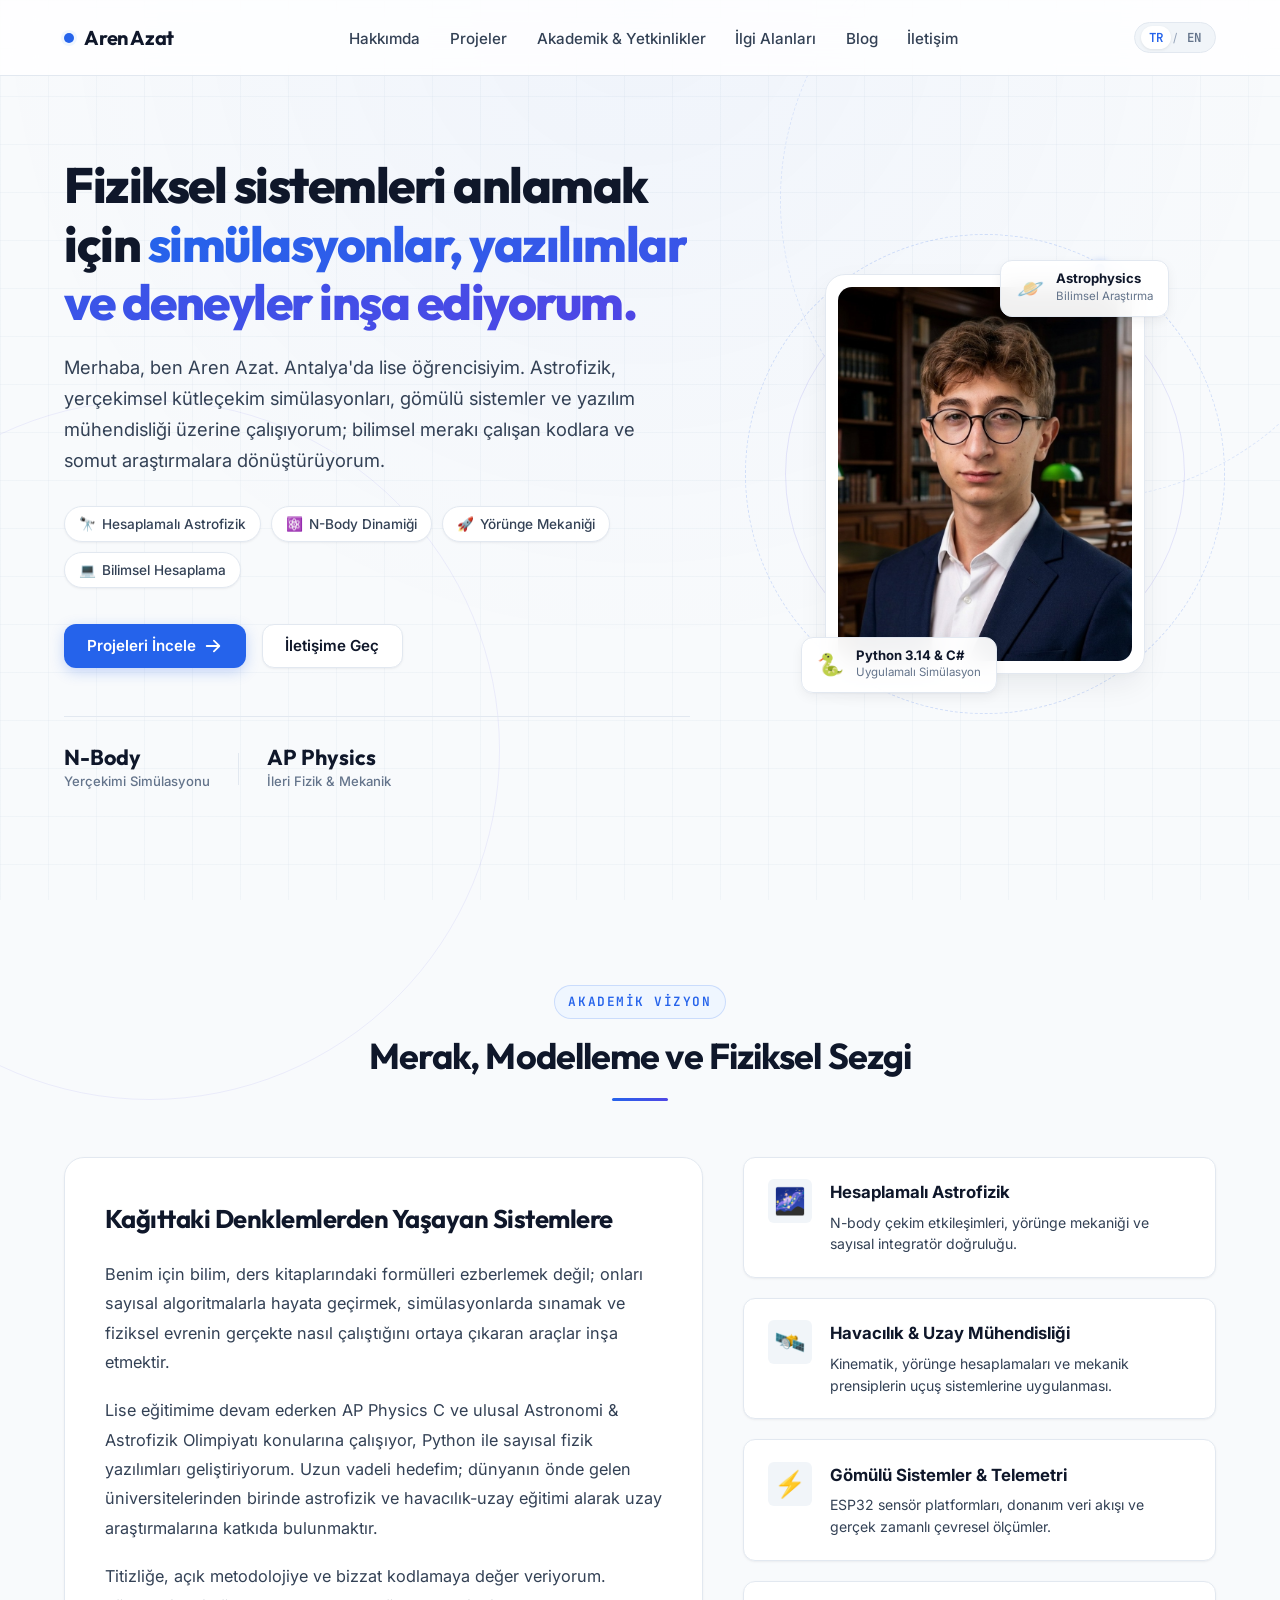
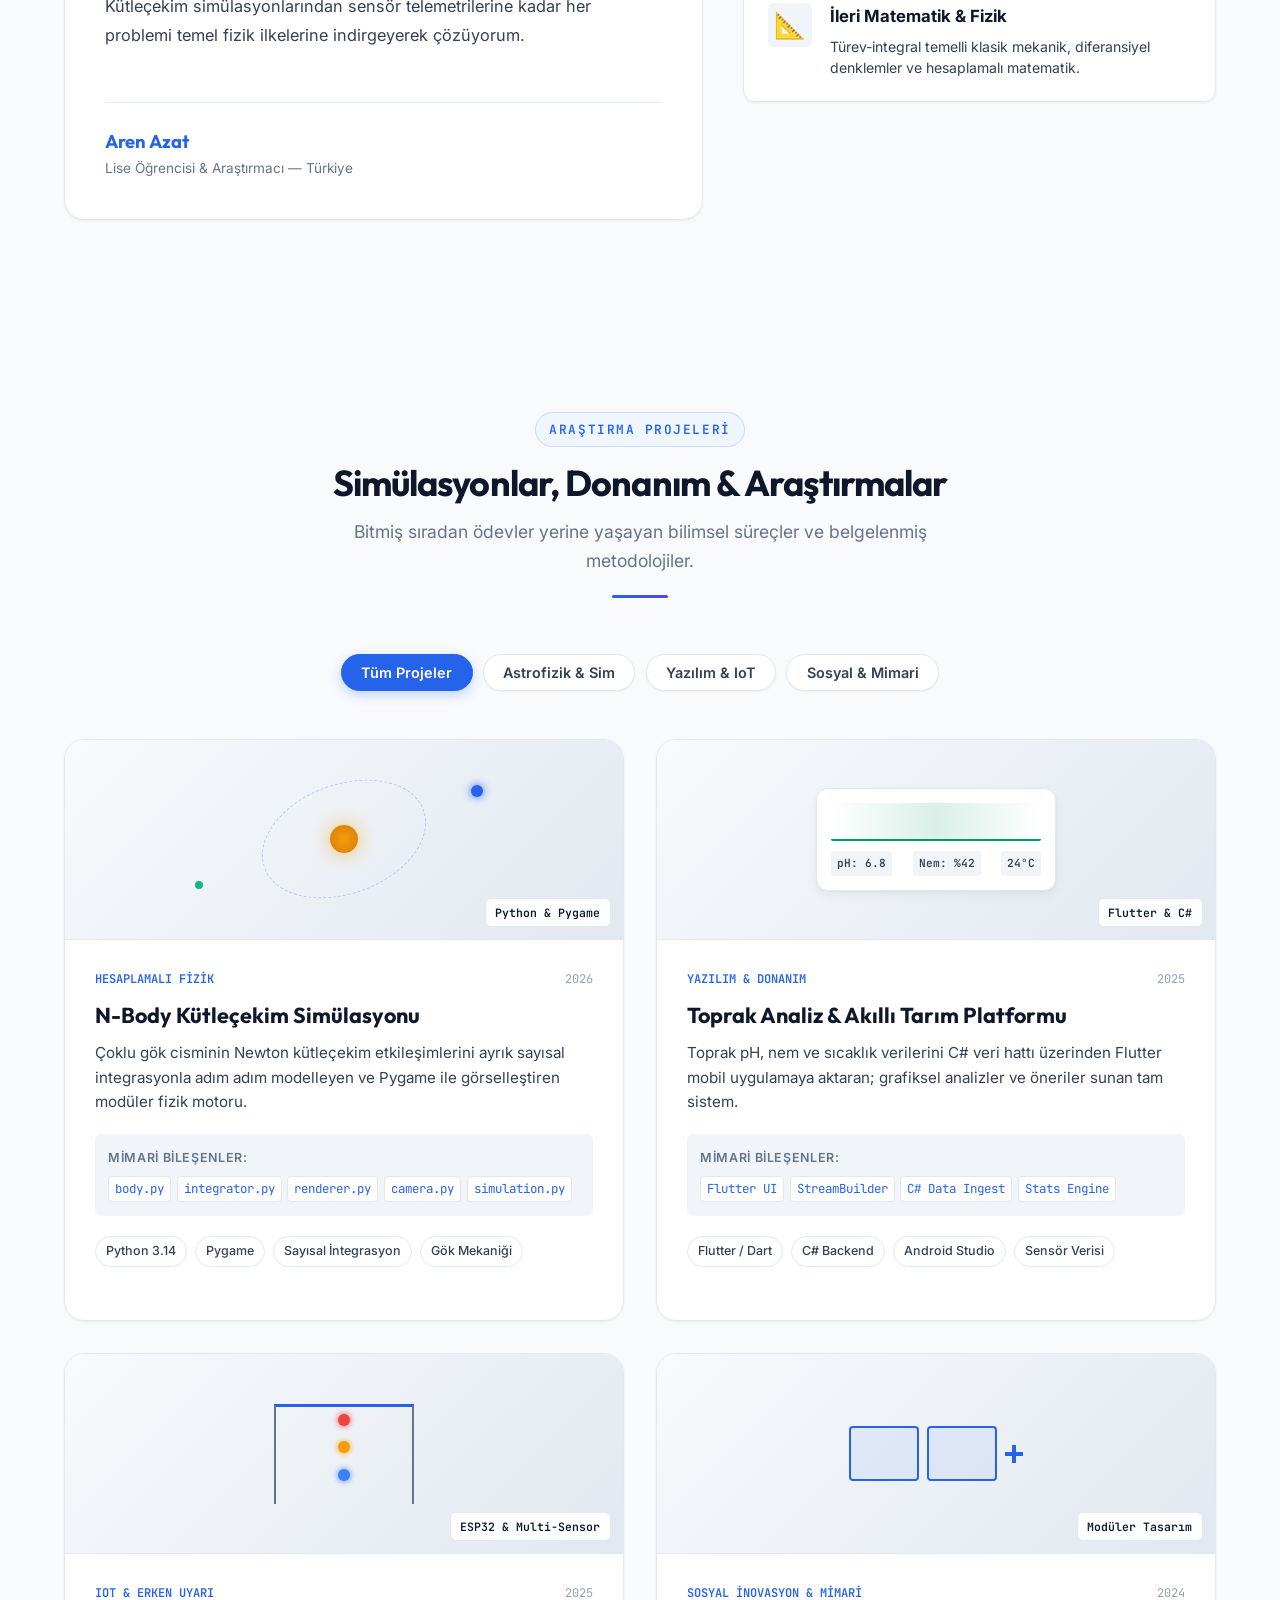
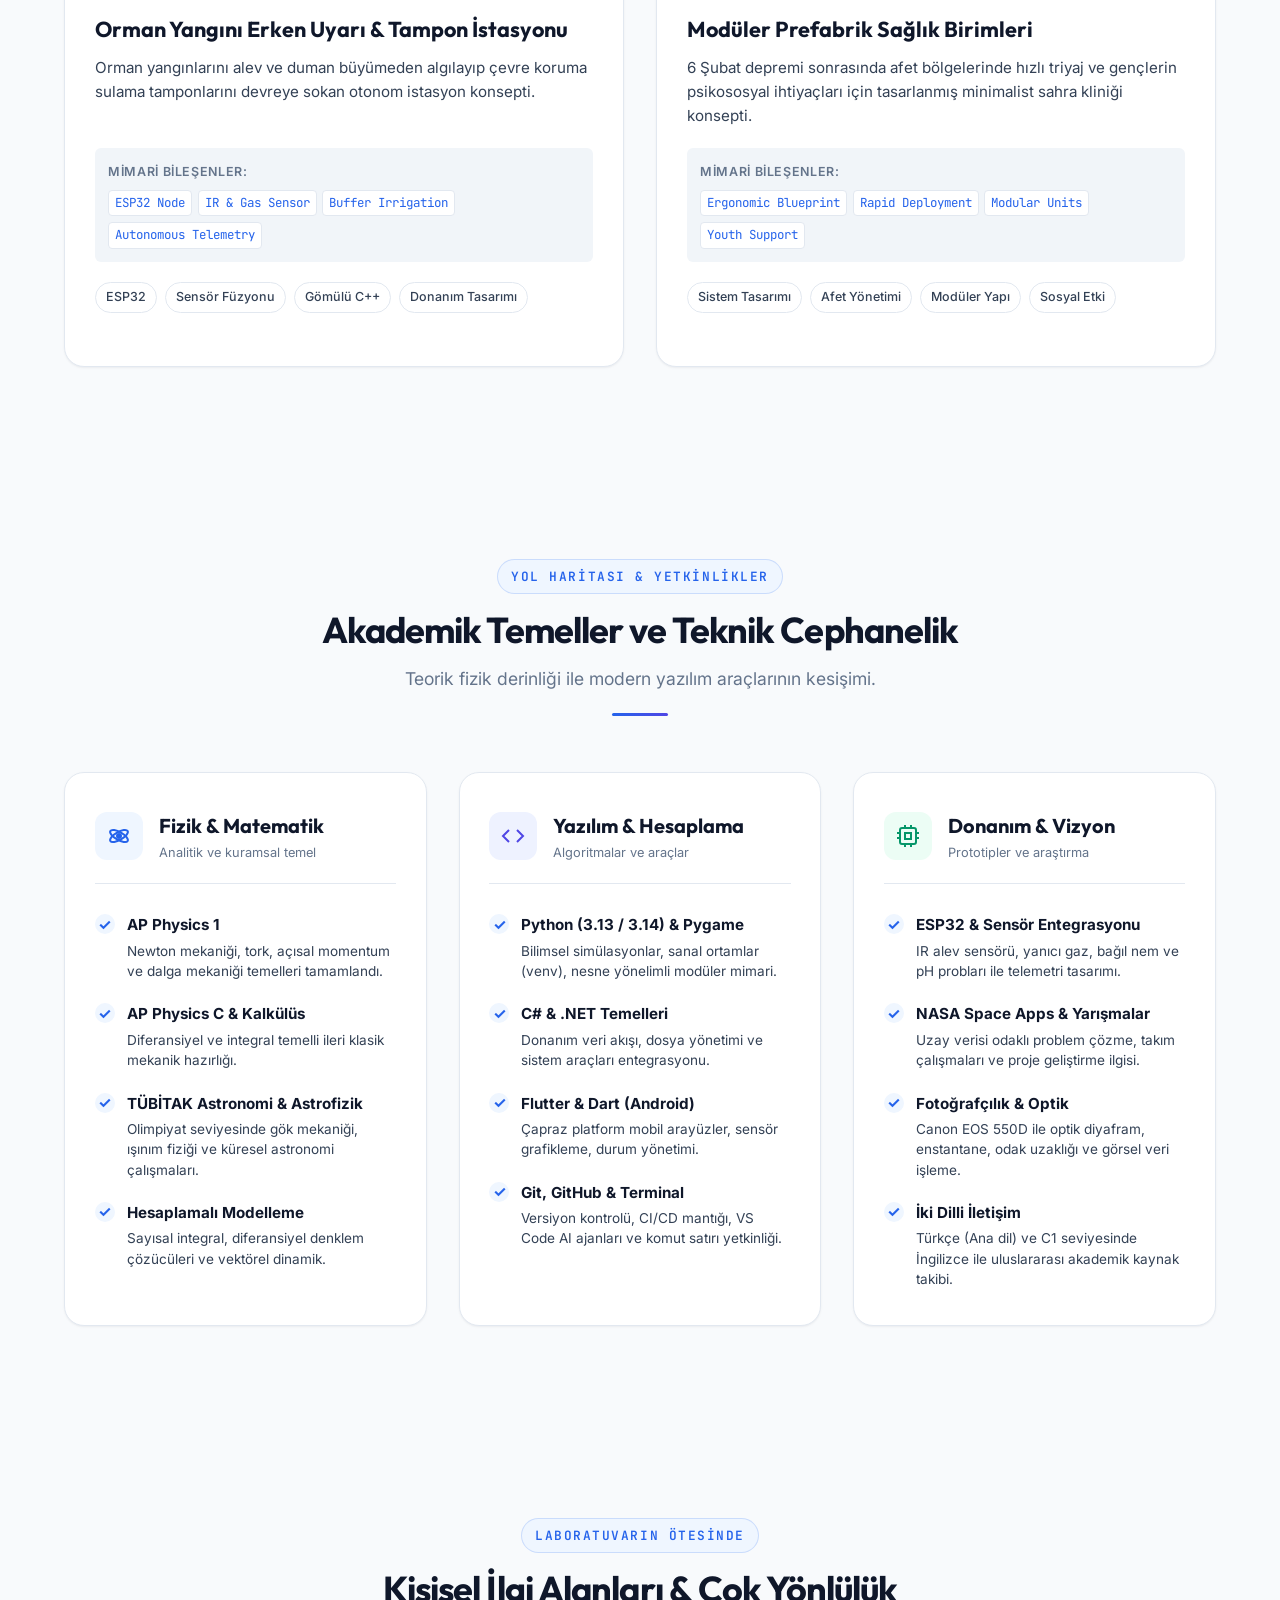
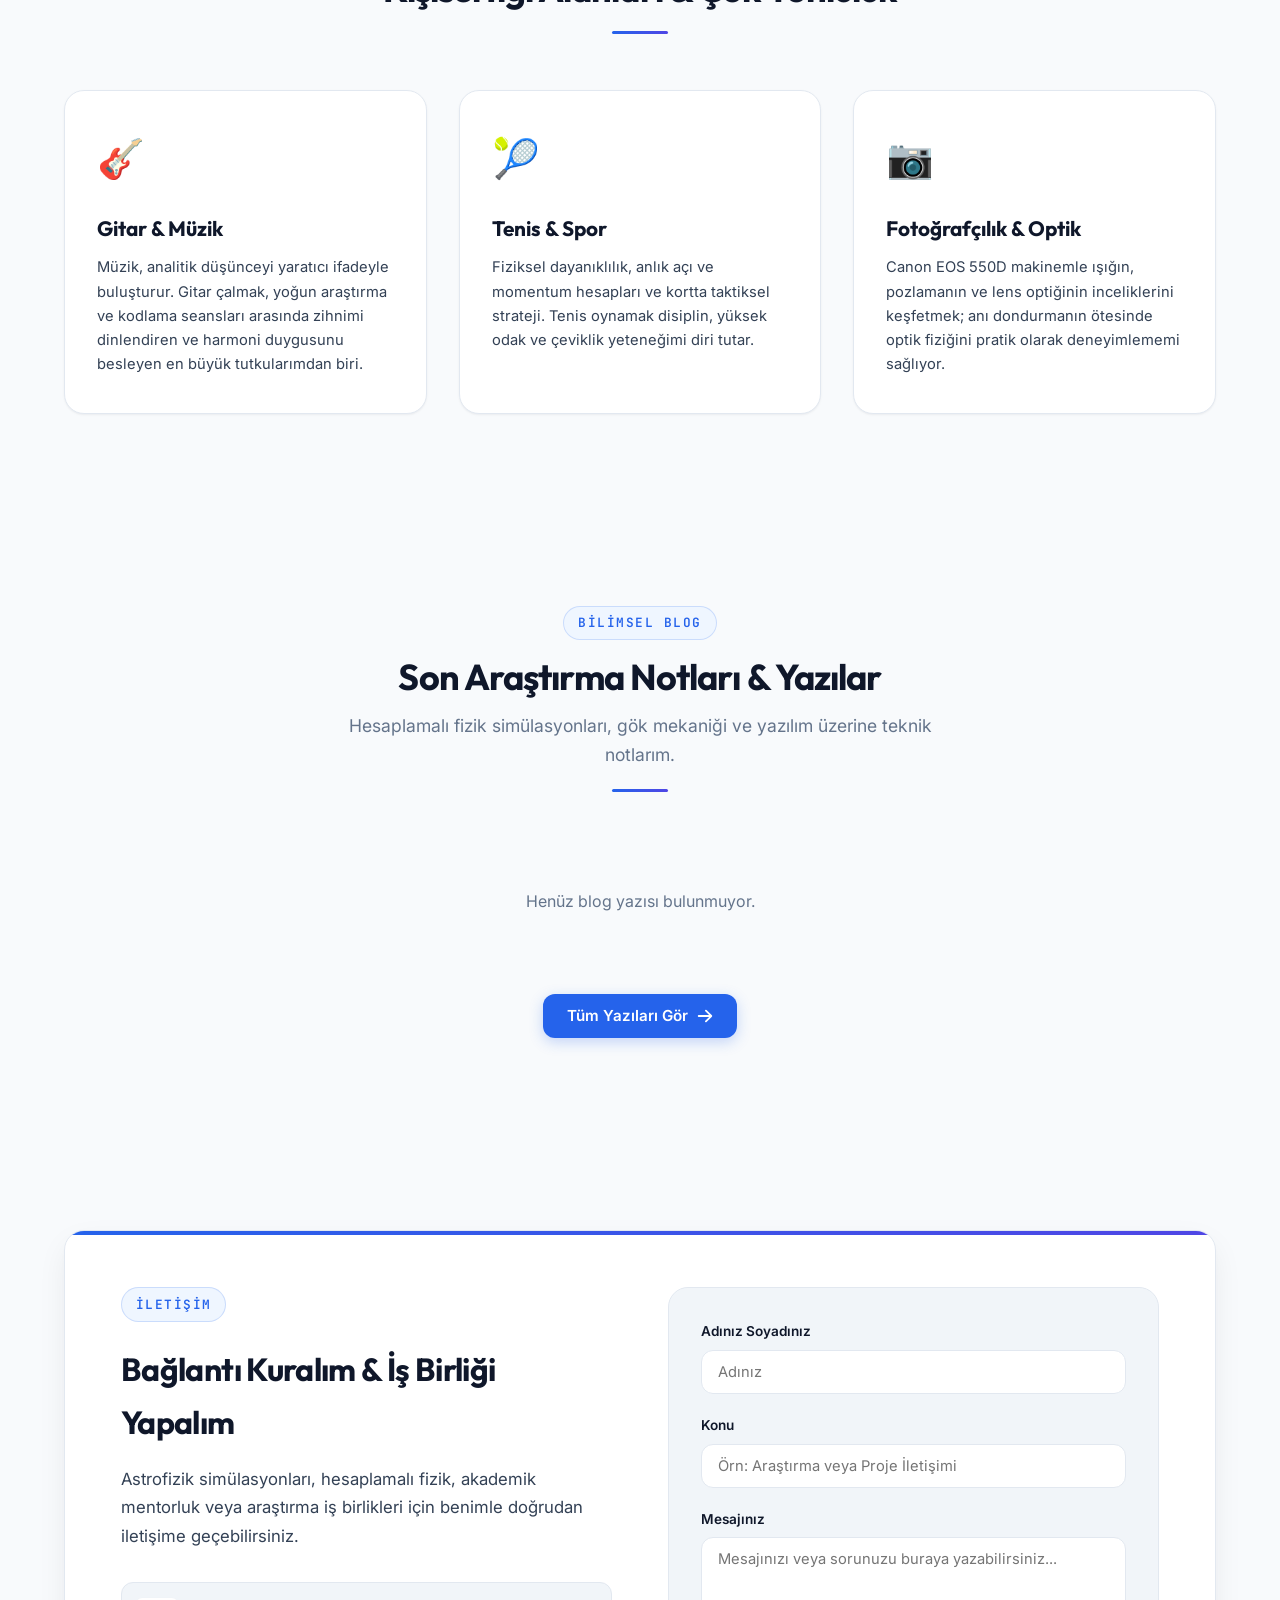
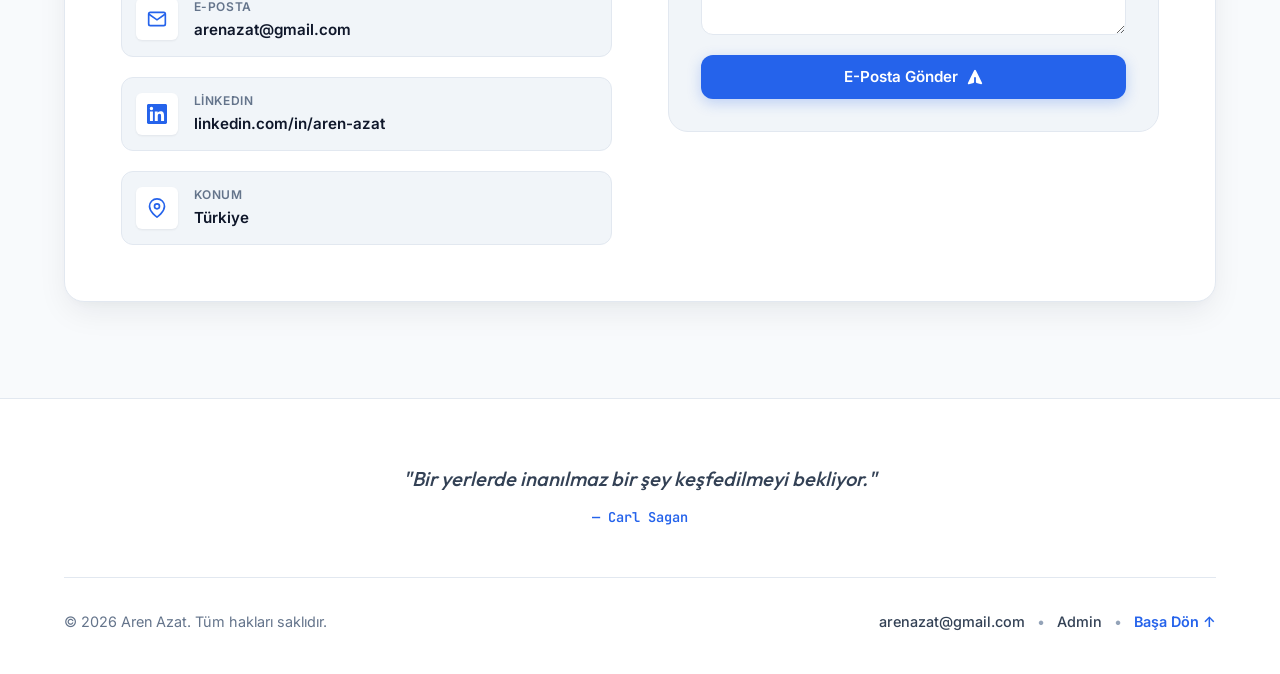
<file: index.html>
<!DOCTYPE html>
<html lang="tr">
<head>
  <meta charset="UTF-8">
  <meta name="viewport" content="width=device-width, initial-scale=1.0">
  <title data-i18n="doc_title">Aren Azat | Astrofizik, Hesaplamalı Fizik & Yazılım</title>
  
  <!-- SEO Meta Tags -->
  <meta name="description" content="Aren Azat - Astrofizik, hesaplamalı fizik simülasyonları, havacılık ve yazılım mühendisliği üzerine çalışan lise araştırmacısı ve geliştirici.">
  <meta name="keywords" content="Aren Azat, Astrofizik, Hesaplamalı Fizik, N-Body Simülasyonu, Python, Flutter, Havacılık, Bilim, Portfolio">
  <meta name="author" content="Aren Azat">
  <meta property="og:title" content="Aren Azat | Kişisel Web Sitesi">
  <meta property="og:description" content="Astrofizik, hesaplamalı simülasyonlar ve mühendislik projeleri.">
  <meta property="og:type" content="website">
  <meta property="og:url" content="https://arenazat.github.io/">

  <!-- Favicon -->
  <link rel="icon" href="data:image/svg+xml,<svg xmlns='http://www.w3.org/2000/svg' viewBox='0 0 100 100'><circle cx='50' cy='50' r='46' fill='%232563EB'/><circle cx='50' cy='50' r='20' fill='%23ffffff'/><circle cx='75' cy='30' r='8' fill='%2360A5FA'/></svg>">

  <!-- Google Fonts: Inter & Outfit -->
  <link rel="preconnect" href="https://fonts.googleapis.com">
  <link rel="preconnect" href="https://fonts.gstatic.com" crossorigin>
  <link href="https://fonts.googleapis.com/css2?family=Inter:wght@300;400;500;600;700&family=Outfit:wght@400;500;600;700;800&family=JetBrains+Mono:wght@400;500&display=swap" rel="stylesheet">

  <!-- Stylesheets (Cache-busted for instant live updates) -->
  <link rel="stylesheet" href="./css/main.css?v=20260906b">
  <link rel="stylesheet" href="./css/components.css?v=20260906b">
</head>
<body>

  <!-- Background Ambient Glow & Grid -->
  <div class="ambient-grid" aria-hidden="true"></div>
  <div class="ambient-orbit-1" aria-hidden="true"></div>
  <div class="ambient-orbit-2" aria-hidden="true"></div>

  <!-- Header / Navigation -->
  <header class="site-header" id="header">
    <div class="container nav-container">
      <a href="#hero" class="brand-logo" aria-label="Aren Azat Ana Sayfa">
        <span class="logo-circle"></span>
        <span class="logo-text">Aren Azat</span>
      </a>

      <!-- Desktop Navigation -->
      <nav class="main-nav" aria-label="Ana Gezinti">
        <ul class="nav-list">
          <li><a href="#about" class="nav-link" data-i18n="nav_about">Hakkımda</a></li>
          <li><a href="#projects" class="nav-link" data-i18n="nav_projects">Projeler</a></li>
          <li><a href="#academics" class="nav-link" data-i18n="nav_academics">Akademik & Yetkinlikler</a></li>
          <li><a href="#interests" class="nav-link" data-i18n="nav_interests">İlgi Alanları</a></li>
          <li><a href="#blog" class="nav-link" data-i18n="nav_blog">Blog</a></li>
          <li><a href="#contact" class="nav-link" data-i18n="nav_contact">İletişim</a></li>
        </ul>
      </nav>

      <!-- Action Controls (Language Switcher & GitHub CTA) -->
      <div class="nav-actions">
        <!-- Language Switcher Pill -->
        <div class="lang-switcher" role="group" aria-label="Dil Seçimi">
          <button type="button" class="lang-btn active" data-lang="tr" id="btn-tr" title="Türkçe">TR</button>
          <span class="lang-divider">/</span>
          <button type="button" class="lang-btn" data-lang="en" id="btn-en" title="English">EN</button>
        </div>



        <!-- Mobile Menu Toggle Button -->
        <button type="button" class="mobile-toggle" id="mobile-menu-toggle" aria-label="Menüyü Aç/Kapat" aria-expanded="false">
          <span class="bar"></span>
          <span class="bar"></span>
          <span class="bar"></span>
        </button>
      </div>
    </div>

    <!-- Mobile Drawer Navigation -->
    <div class="mobile-drawer" id="mobile-drawer">
      <ul class="mobile-nav-list">
        <li><a href="#about" class="mobile-link" data-i18n="nav_about">Hakkımda</a></li>
        <li><a href="#projects" class="mobile-link" data-i18n="nav_projects">Projeler</a></li>
        <li><a href="#academics" class="mobile-link" data-i18n="nav_academics">Akademik & Yetkinlikler</a></li>
        <li><a href="#interests" class="mobile-link" data-i18n="nav_interests">İlgi Alanları</a></li>
        <li><a href="#blog" class="mobile-link" data-i18n="nav_blog">Blog</a></li>
        <li><a href="#contact" class="mobile-link" data-i18n="nav_contact">İletişim</a></li>
      </ul>
      <div class="mobile-actions">
        <a href="https://www.linkedin.com/in/aren-azat/" target="_blank" rel="noopener noreferrer" class="btn btn-outline w-full">
          LinkedIn Profili
        </a>
      </div>
    </div>
  </header>

  <main>
    <!-- HERO SECTION -->
    <section class="hero-section" id="hero">
      <div class="container hero-grid">
        <!-- Hero Text -->
        <div class="hero-content">


          <h1 class="hero-title" data-i18n="hero_title">
            Astrofizik, Hesaplamalı Fizik ve Mühendislik ile <span class="text-gradient">Evreni Keşfetmek.</span>
          </h1>

          <p class="hero-subtitle" data-i18n="hero_desc">
            Merhaba, ben Aren Azat. Antalya'da lise öğrencisiyim. Astrofizik, yerçekimsel kütleçekim simülasyonları, gömülü sistemler ve yazılım mühendisliği üzerine çalışıyorum; bilimsel merakı çalışan kodlara ve somut araştırmalara dönüştürüyorum.
          </p>

          <!-- Key Highlights Tags -->
          <div class="hero-tags">
            <span class="tag"><span class="tag-icon">🔭</span> <span data-i18n="tag_astro">Astrofizik & Astronomi</span></span>
            <span class="tag"><span class="tag-icon">⚛️</span> <span data-i18n="tag_sim">Hesaplamalı Simülasyon</span></span>
            <span class="tag"><span class="tag-icon">🚀</span> <span data-i18n="tag_aero">Havacılık & Uzay</span></span>
            <span class="tag"><span class="tag-icon">💻</span> <span data-i18n="tag_code">Python & Flutter</span></span>
          </div>

          <!-- Hero CTAs -->
          <div class="hero-cta-group">
            <a href="#projects" class="btn btn-primary" id="btn-explore-projects">
              <span data-i18n="cta_projects">Projeleri İncele</span>
              <svg class="btn-arrow" viewBox="0 0 20 20" fill="currentColor">
                <path fill-rule="evenodd" d="M10.293 3.293a1 1 0 011.414 0l6 6a1 1 0 010 1.414l-6 6a1 1 0 01-1.414-1.414L14.586 11H3a1 1 0 110-2h11.586l-4.293-4.293a1 1 0 010-1.414z" clip-rule="evenodd"/>
              </svg>
            </a>
            <a href="#contact" class="btn btn-secondary" id="btn-contact-hero" data-i18n="cta_contact">İletişime Geç</a>
          </div>

          <!-- Quick Stats / Badges -->
          <div class="hero-stats">
            <div class="stat-item">
              <span class="stat-number">N-Body</span>
              <span class="stat-label" data-i18n="stat_sim_label">Yerçekimi Simülasyonu</span>
            </div>
            <div class="stat-divider"></div>
            <div class="stat-item">
              <span class="stat-number">AP Physics</span>
              <span class="stat-label" data-i18n="stat_physics_label">İleri Fizik & Mekanik</span>
            </div>

          </div>
        </div>

        <!-- Hero Portrait Visual Card -->
        <div class="hero-visual">
          <div class="portrait-card-wrapper">
            <!-- Planetary orbit rings background -->
            <div class="orbit-ring ring-outer"></div>
            <div class="orbit-ring ring-inner"></div>
            <div class="orbit-satellite"></div>

            <div class="portrait-card">
              <div class="portrait-img-container">
                <!-- User's portrait image with automated fallback to elegant scientific avatar -->
                <img 
                  src="./assets/images/aren-portrait.jpg" 
                  alt="Aren Azat Portresi" 
                  class="portrait-img"
                  id="portrait-image"
                  onerror="this.onerror=null; this.src='./assets/images/default-avatar.svg';"
                >
              </div>

              <!-- Floating Micro-badges -->
              <div class="float-badge float-badge-top">
                <span class="badge-icon">🪐</span>
                <div>
                  <div class="badge-title">Astrophysics</div>
                  <div class="badge-sub" data-i18n="badge_research">Araştırma & Gözlem</div>
                </div>
              </div>

              <div class="float-badge float-badge-bottom">
                <span class="badge-icon">🐍</span>
                <div>
                  <div class="badge-title">Python 3.14 & C#</div>
                  <div class="badge-sub" data-i18n="badge_engineering">Mühendislik Kodlama</div>
                </div>
              </div>
            </div>
          </div>
        </div>
      </div>
    </section>

    <!-- ABOUT SECTION -->
    <section class="section about-section" id="about">
      <div class="container">
        <div class="section-header text-center">
          <span class="section-tag" data-i18n="about_tag">HAKKIMDA</span>
          <h2 class="section-title" data-i18n="about_title">Bilimsel Merak ve Uygulamalı Araştırma</h2>
          <div class="title-underline"></div>
        </div>

        <div class="about-grid">
          <!-- Text Biography -->
          <div class="about-card narrative-card">
            <h3 class="about-card-title" data-i18n="about_story_title">Evreni Anlamak, Formülleri Yaşatmak</h3>
            <p class="about-text" data-i18n="about_p1">
              Çocukluğumdan beri astronomi, astrofizik ve mekanik sistemlere büyük bir hayranlık besliyorum. Benim için bilim, yalnızca ders kitaplarındaki formülleri ezberlemek değil; onları bilgisayar algoritmalarıyla hayata geçirmek, simülasyonlarla sınamak ve gerçek dünyadaki sorunlara mühendislik çözümleri üretmektir.
            </p>
            <p class="about-text" data-i18n="about_p2">
              Lise eğitimimi sürdürürken bir yandan AP Physics C ve TÜBİTAK Astronomi & Astrofizik olimpiyatları seviyesinde çalışmalar yapıyor, diğer yandan Python ve modern yazılım araçlarıyla sayısal fizik simülasyonları geliştiriyorum. Uzun vadeli hedefim; yurt dışında saygın bir üniversitede astrofizik ve havacılık-uzay mühendisliği eğitimi alarak NASA ve uluslararası araştırma kurumları çatısı altında insanlığın evren anlayışına katkıda bulunmaktır.
            </p>
            <p class="about-text" data-i18n="about_p3">
              Yalnızca teoride kalmayı sevmiyorum. İster N-Body yerçekimsel kütleçekim algoritmaları olsun, ister donanım tabanlı erken orman yangını tespit istasyonları; her projemde sistemi bileşenlerine ayırıp en verimli mimariyle inşa etmeye odaklanıyorum.
            </p>

            <div class="about-signature">
              <span class="sig-name" data-i18n="sig_name">Aren Azat</span>
              <span class="sig-title" data-i18n="sig_title">Araştırmacı & Yazılım Geliştirici — Türkiye</span>
            </div>
          </div>

          <!-- Feature Cards / Focus Pillars -->
          <div class="about-pillars">
            <div class="pillar-card">
              <div class="pillar-icon">🌌</div>
              <div class="pillar-body">
                <h4 data-i18n="pillar_1_title">Astrofizik & Hesaplamalı Simülasyon</h4>
                <p data-i18n="pillar_1_desc">Gök mekaniği, çoklu cisim çekim etkileşimleri (N-Body) ve sayısal adım integratörleriyle evreni modelleme.</p>
              </div>
            </div>

            <div class="pillar-card">
              <div class="pillar-icon">🛰️</div>
              <div class="pillar-body">
                <h4 data-i18n="pillar_2_title">Havacılık & Uzay Mühendisliği</h4>
                <p data-i18n="pillar_2_desc">Fiziksel yasaların hava ve uzay araçlarına uygulanması; orbital mekanik ve aerodinamik prensiplere derin ilgi.</p>
              </div>
            </div>

            <div class="pillar-card">
              <div class="pillar-icon">⚡</div>
              <div class="pillar-body">
                <h4 data-i18n="pillar_3_title">Gömülü Sistemler & Sensör Teknolojileri</h4>
                <p data-i18n="pillar_3_desc">ESP32, IR ve gaz sensörleri, C# veri akışları ve Flutter mobil arayüzleri ile uçtan uca çalışan IoT prototipleri.</p>
              </div>
            </div>

            <div class="pillar-card">
              <div class="pillar-icon">📐</div>
              <div class="pillar-body">
                <h4 data-i18n="pillar_4_title">İleri Matematik & Fizik Temelleri</h4>
                <p data-i18n="pillar_4_desc">AP Physics 1, AP Physics C ve TÜBİTAK astronomi müfredatıyla derinleşen matematiksel modelleme gücü.</p>
              </div>
            </div>
          </div>
        </div>
      </div>
    </section>

    <!-- PROJECTS SECTION -->
    <section class="section projects-section" id="projects">
      <div class="container">
        <div class="section-header text-center">
          <span class="section-tag" data-i18n="projects_tag">PORTFOLYO</span>
          <h2 class="section-title" data-i18n="projects_title">Öne Çıkan Projeler & Araştırmalar</h2>
          <p class="section-desc" data-i18n="projects_desc">Hesaplamalı fizikten gömülü sistemlere ve afet çözümlerine kadar inşa ettiğim projeler.</p>
          <div class="title-underline"></div>
        </div>

        <!-- Projects Filter Buttons -->
        <div class="filter-group" role="tablist" aria-label="Proje Kategorileri">
          <button type="button" class="filter-btn active" data-filter="all" data-i18n="filter_all">Tüm Projeler</button>
          <button type="button" class="filter-btn" data-filter="physics" data-i18n="filter_physics">Fizik & Simülasyon</button>
          <button type="button" class="filter-btn" data-filter="software" data-i18n="filter_software">Yazılım & IoT</button>
          <button type="button" class="filter-btn" data-filter="civic" data-i18n="filter_civic">Sosyal İnovasyon</button>
        </div>

        <!-- Projects Grid -->
        <div class="projects-grid">

          <!-- PROJECT 1: N-Body Simulation -->
          <article class="project-card" data-category="physics">
            <div class="project-media">
              <div class="sim-visual-preview">
                <div class="sim-body-center"></div>
                <div class="sim-orbit-trail"></div>
                <div class="sim-body-orbiting orbit-1"></div>
                <div class="sim-body-orbiting orbit-2"></div>
                <div class="sim-vector-line"></div>
                <span class="sim-badge">Python & Pygame</span>
              </div>
            </div>
            <div class="project-body">
              <div class="project-meta">
                <span class="cat-badge" data-i18n="cat_physics">Hesaplamalı Fizik</span>
                <span class="date-badge">2026</span>
              </div>
              <h3 class="project-title" data-i18n="p1_title">N-Body Gravitational Simulation</h3>
              <p class="project-summary" data-i18n="p1_desc">
                Çoklu gök cisminin birbirine uyguladığı Newton kütleçekim kuvvetlerini sayısal integrasyon algoritmalarıyla (Euler / Verlet) adım adım hesaplayan ve Pygame ile görselleştiren modüler fizik simülasyonu.
              </p>
              
              <div class="project-architecture">
                <div class="arch-title" data-i18n="arch_title">Mimari Bileşenler:</div>
                <div class="arch-tags">
                  <code>body.py</code>
                  <code>integrator.py</code>
                  <code>renderer.py</code>
                  <code>camera.py</code>
                  <code>simulation.py</code>
                </div>
              </div>

              <div class="project-tech-stack">
                <span class="tech-pill">Python 3.14</span>
                <span class="tech-pill">Pygame</span>
                <span class="tech-pill">Sayısal İntegrasyon</span>
                <span class="tech-pill">Gök Mekaniği</span>
              </div>


            </div>
          </article>

          <!-- PROJECT 2: Soil Analysis Mobile App -->
          <article class="project-card" data-category="software">
            <div class="project-media">
              <div class="sensor-visual-preview">
                <div class="sensor-card-mockup">
                  <div class="sensor-chart-line"></div>
                  <div class="sensor-pills-row">
                    <span class="s-pill">pH: 6.8</span>
                    <span class="s-pill">Nem: %42</span>
                    <span class="s-pill">24°C</span>
                  </div>
                </div>
                <span class="sim-badge">Flutter & C#</span>
              </div>
            </div>
            <div class="project-body">
              <div class="project-meta">
                <span class="cat-badge" data-i18n="cat_software">Yazılım & Donanım</span>
                <span class="date-badge">2025</span>
              </div>
              <h3 class="project-title" data-i18n="p2_title">Toprak Analiz & Akıllı Sensör Uygulaması</h3>
              <p class="project-summary" data-i18n="p2_desc">
                Sensörlerden gelen pH, nem ve sıcaklık ölçümlerini C# veri hattı üzerinden alıp Android mobil uygulamada işleyen; geçmiş analiz kartları, istatistikler ve akıllı Türkçe tarım önerileri sunan tam teşekküllü mobil sistem.
              </p>

              <div class="project-architecture">
                <div class="arch-title" data-i18n="arch_title">Mimari Bileşenler:</div>
                <div class="arch-tags">
                  <code>Flutter UI</code>
                  <code>StreamBuilder</code>
                  <code>C# Data Ingest</code>
                  <code>Stats Engine</code>
                </div>
              </div>

              <div class="project-tech-stack">
                <span class="tech-pill">Flutter / Dart</span>
                <span class="tech-pill">C# Backend</span>
                <span class="tech-pill">Android Studio</span>
                <span class="tech-pill">Sensör Verisi</span>
              </div>


            </div>
          </article>

          <!-- PROJECT 3: Forest Fire Detection -->
          <article class="project-card" data-category="software">
            <div class="project-media">
              <div class="fire-visual-preview">
                <div class="tower-diagram">
                  <div class="tower-sensor sensor-gas"></div>
                  <div class="tower-sensor sensor-ir"></div>
                  <div class="tower-sensor sensor-hum"></div>
                  <div class="irrigation-wave"></div>
                </div>
                <span class="sim-badge">ESP32 & Multi-Sensor</span>
              </div>
            </div>
            <div class="project-body">
              <div class="project-meta">
                <span class="cat-badge" data-i18n="cat_iot">IoT & Erken Uyarı</span>
                <span class="date-badge">2025</span>
              </div>
              <h3 class="project-title" data-i18n="p3_title">Orman Yangını Erken Tespit & Tampon Sulama İstasyonu</h3>
              <p class="project-summary" data-i18n="p3_desc">
                Orman yangınlarını duman ve alev büyümeden önce algılayan bağımsız istasyon konsepti. Galvaniz çelik ve fiberglas kule mimarisi üzerine kurulu ESP32, IR alev sensörü, yanıcı gaz sensörü ve nem sensörleriyle otonom tampon sulama savunması.
              </p>

              <div class="project-architecture">
                <div class="arch-title" data-i18n="arch_title">Mimari Bileşenler:</div>
                <div class="arch-tags">
                  <code>ESP32 Node</code>
                  <code>IR & Gas Sensor</code>
                  <code>Buffer Irrigation</code>
                  <code>Autonomous Telemetry</code>
                </div>
              </div>

              <div class="project-tech-stack">
                <span class="tech-pill">ESP32</span>
                <span class="tech-pill">Sensör Füzyonu</span>
                <span class="tech-pill">Gömülü C++</span>
                <span class="tech-pill">Donanım Tasarımı</span>
              </div>


            </div>
          </article>

          <!-- PROJECT 4: Modular Prefabricated Healthcare -->
          <article class="project-card" data-category="civic">
            <div class="project-media">
              <div class="hospital-visual-preview">
                <div class="mod-clinic-blueprint">
                  <div class="clinic-cube cube-1"></div>
                  <div class="clinic-cube cube-2"></div>
                  <div class="clinic-cross"></div>
                </div>
                <span class="sim-badge">Modüler Tasarım</span>
              </div>
            </div>
            <div class="project-body">
              <div class="project-meta">
                <span class="cat-badge" data-i18n="cat_civic">Sosyal İnovasyon & Mimari</span>
                <span class="date-badge">2024</span>
              </div>
              <h3 class="project-title" data-i18n="p4_title">Modüler Prefabrik Sağlık Birimleri</h3>
              <p class="project-summary" data-i18n="p4_desc">
                6 Şubat depremi sonrasında afet bölgelerindeki gençlerin ve halkın sağlık ile psikososyal ihtiyaçlarına hızlı yanıt veren yenilikçi, minimalist ve hızlı konuşlandırılabilir prefabrik sahra hastanesi vizyonu ve tasarımı.
              </p>

              <div class="project-architecture">
                <div class="arch-title" data-i18n="arch_title">Mimari Bileşenler:</div>
                <div class="arch-tags">
                  <code>Ergonomic Blueprint</code>
                  <code>Rapid Deployment</code>
                  <code>Modular Units</code>
                  <code>Youth Support</code>
                </div>
              </div>

              <div class="project-tech-stack">
                <span class="tech-pill">Sistem Tasarımı</span>
                <span class="tech-pill">Afet Yönetimi</span>
                <span class="tech-pill">Modüler Yapı</span>
                <span class="tech-pill">Sosyal Etki</span>
              </div>


            </div>
          </article>

        </div>
      </div>
    </section>

    <!-- ACADEMICS & SKILLS SECTION -->
    <section class="section academics-section" id="academics">
      <div class="container">
        <div class="section-header text-center">
          <span class="section-tag" data-i18n="acad_tag">YOL HARİTASI & YETKİNLİKLER</span>
          <h2 class="section-title" data-i18n="acad_title">Akademik Temeller ve Teknik Cephanelik</h2>
          <p class="section-desc" data-i18n="acad_desc">Teorik fizik derinliği ile modern yazılım araçlarının kesişimi.</p>
          <div class="title-underline"></div>
        </div>

        <div class="academics-grid">
          <!-- Column 1: Physics & Math -->
          <div class="skill-card">
            <div class="skill-header">
              <div class="skill-icon-box blue">
                <svg viewBox="0 0 24 24" width="24" height="24" fill="none" stroke="currentColor" stroke-width="2">
                  <ellipse cx="12" cy="12" rx="10" ry="4" transform="rotate(30 12 12)"/>
                  <ellipse cx="12" cy="12" rx="10" ry="4" transform="rotate(-30 12 12)"/>
                  <circle cx="12" cy="12" r="2" fill="currentColor"/>
                </svg>
              </div>
              <div>
                <h3 class="skill-card-title" data-i18n="sk_phys_title">Fizik & Matematik</h3>
                <p class="skill-card-sub" data-i18n="sk_phys_sub">Analitik ve kuramsal temel</p>
              </div>
            </div>

            <ul class="skill-items-list">
              <li class="skill-list-item">
                <span class="item-check">✓</span>
                <div>
                  <strong>AP Physics 1</strong>
                  <p data-i18n="sk_ap1">Newton mekaniği, tork, açısal momentum ve dalga mekaniği temelleri tamamlandı.</p>
                </div>
              </li>
              <li class="skill-list-item">
                <span class="item-check">✓</span>
                <div>
                  <strong>AP Physics C & Kalkülüs</strong>
                  <p data-i18n="sk_apc">Diferansiyel ve integral temelli ileri klasik mekanik hazırlığı.</p>
                </div>
              </li>
              <li class="skill-list-item">
                <span class="item-check">✓</span>
                <div>
                  <strong>TÜBİTAK Astronomi & Astrofizik</strong>
                  <p data-i18n="sk_tubitak">Olimpiyat seviyesinde gök mekaniği, ışınım fiziği ve küresel astronomi çalışmaları.</p>
                </div>
              </li>
              <li class="skill-list-item">
                <span class="item-check">✓</span>
                <div>
                  <strong>Hesaplamalı Modelleme</strong>
                  <p data-i18n="sk_comp_math">Sayısal integral, diferansiyel denklem çözücüleri ve vektörel dinamik.</p>
                </div>
              </li>
            </ul>
          </div>

          <!-- Column 2: Programming & Software -->
          <div class="skill-card">
            <div class="skill-header">
              <div class="skill-icon-box indigo">
                <svg viewBox="0 0 24 24" width="24" height="24" fill="none" stroke="currentColor" stroke-width="2">
                  <polyline points="16 18 22 12 16 6"/>
                  <polyline points="8 6 2 12 8 18"/>
                </svg>
              </div>
              <div>
                <h3 class="skill-card-title" data-i18n="sk_code_title">Yazılım & Hesaplama</h3>
                <p class="skill-card-sub" data-i18n="sk_code_sub">Algoritmalar ve araçlar</p>
              </div>
            </div>

            <ul class="skill-items-list">
              <li class="skill-list-item">
                <span class="item-check">✓</span>
                <div>
                  <strong>Python (3.13 / 3.14) & Pygame</strong>
                  <p data-i18n="sk_py">Bilimsel simülasyonlar, sanal ortamlar (venv), nesne yönelimli modüler mimari.</p>
                </div>
              </li>
              <li class="skill-list-item">
                <span class="item-check">✓</span>
                <div>
                  <strong>C# & .NET Temelleri</strong>
                  <p data-i18n="sk_csharp">Donanım veri akışı, dosya yönetimi ve sistem araçları entegrasyonu.</p>
                </div>
              </li>
              <li class="skill-list-item">
                <span class="item-check">✓</span>
                <div>
                  <strong>Flutter & Dart (Android)</strong>
                  <p data-i18n="sk_flutter">Çapraz platform mobil arayüzler, sensör grafikleme, durum yönetimi.</p>
                </div>
              </li>
              <li class="skill-list-item">
                <span class="item-check">✓</span>
                <div>
                  <strong>Git, GitHub & Terminal</strong>
                  <p data-i18n="sk_git">Versiyon kontrolü, CI/CD mantığı, VS Code AI ajanları ve komut satırı yetkinliği.</p>
                </div>
              </li>
            </ul>
          </div>

          <!-- Column 3: Hardware & Engineering -->
          <div class="skill-card">
            <div class="skill-header">
              <div class="skill-icon-box emerald">
                <svg viewBox="0 0 24 24" width="24" height="24" fill="none" stroke="currentColor" stroke-width="2">
                  <rect x="4" y="4" width="16" height="16" rx="2" ry="2"/>
                  <rect x="9" y="9" width="6" height="6"/>
                  <line x1="9" y1="1" x2="9" y2="4"/>
                  <line x1="15" y1="1" x2="15" y2="4"/>
                  <line x1="9" y1="20" x2="9" y2="23"/>
                  <line x1="15" y1="20" x2="15" y2="23"/>
                  <line x1="20" y1="9" x2="23" y2="9"/>
                  <line x1="20" y1="14" x2="23" y2="14"/>
                  <line x1="1" y1="9" x2="4" y2="9"/>
                  <line x1="1" y1="14" x2="4" y2="14"/>
                </svg>
              </div>
              <div>
                <h3 class="skill-card-title" data-i18n="sk_hw_title">Donanım & Vizyon</h3>
                <p class="skill-card-sub" data-i18n="sk_hw_sub">Prototipler ve araştırma</p>
              </div>
            </div>

            <ul class="skill-items-list">
              <li class="skill-list-item">
                <span class="item-check">✓</span>
                <div>
                  <strong>ESP32 & Sensör Entegrasyonu</strong>
                  <p data-i18n="sk_esp">IR alev sensörü, yanıcı gaz, bağıl nem ve pH probları ile telemetri tasarımı.</p>
                </div>
              </li>
              <li class="skill-list-item">
                <span class="item-check">✓</span>
                <div>
                  <strong>NASA Space Apps & Yarışmalar</strong>
                  <p data-i18n="sk_space">Uzay verisi odaklı problem çözme, takım çalışmaları ve proje geliştirme ilgisi.</p>
                </div>
              </li>
              <li class="skill-list-item">
                <span class="item-check">✓</span>
                <div>
                  <strong>Fotoğrafçılık & Optik</strong>
                  <p data-i18n="sk_photo">Canon EOS 550D ile optik diyafram, enstantane, odak uzaklığı ve görsel veri işleme.</p>
                </div>
              </li>
              <li class="skill-list-item">
                <span class="item-check">✓</span>
                <div>
                  <strong>İki Dilli İletişim</strong>
                  <p data-i18n="sk_lang">Türkçe (Ana dil) ve C1 seviyesinde İngilizce ile uluslararası akademik kaynak takibi.</p>
                </div>
              </li>
            </ul>
          </div>
        </div>
      </div>
    </section>

    <!-- INTERESTS SECTION -->
    <section class="section interests-section" id="interests">
      <div class="container">
        <div class="section-header text-center">
          <span class="section-tag" data-i18n="int_tag">LABORATUVARIN ÖTESİNDE</span>
          <h2 class="section-title" data-i18n="int_title">Kişisel İlgi Alanları & Çok Yönlülük</h2>
          <div class="title-underline"></div>
        </div>

        <div class="interests-grid">
          <div class="interest-card">
            <div class="interest-icon">🎸</div>
            <h3 data-i18n="int_guitar_title">Gitar & Müzik</h3>
            <p data-i18n="int_guitar_desc">Müzik, analitik düşünceyi yaratıcı ifadeyle buluşturur. Gitar çalmak, yoğun araştırma ve kodlama seansları arasında zihnimi dinlendiren ve harmoni duygusunu besleyen en büyük tutkularımdan biri.</p>
          </div>

          <div class="interest-card">
            <div class="interest-icon">🎾</div>
            <h3 data-i18n="int_tennis_title">Tenis & Spor</h3>
            <p data-i18n="int_tennis_desc">Fiziksel dayanıklılık, anlık açı ve momentum hesapları ve kortta taktiksel strateji. Tenis oynamak disiplin, yüksek odak ve çeviklik yeteneğimi diri tutar.</p>
          </div>

          <div class="interest-card">
            <div class="interest-icon">📷</div>
            <h3 data-i18n="int_photo_title">Fotoğrafçılık & Optik</h3>
            <p data-i18n="int_photo_desc">Canon EOS 550D makinemle ışığın, pozlamanın ve lens optiğinin inceliklerini keşfetmek; anı dondurmanın ötesinde optik fiziğini pratik olarak deneyimlememi sağlıyor.</p>
          </div>
        </div>
      </div>
    </section>

    <!-- BLOG PREVIEW SECTION -->
    <section class="section blog-preview-section" id="blog">
      <div class="container">
        <div class="section-header text-center">
          <span class="section-tag" data-i18n="blog_tag">BİLİMSEL BLOG</span>
          <h2 class="section-title" data-i18n="blog_title">Son Araştırma Notları & Yazılar</h2>
          <p class="section-desc" data-i18n="blog_desc">Hesaplamalı fizik simülasyonları, gök mekaniği ve yazılım üzerine teknik notlarım.</p>
          <div class="title-underline"></div>
        </div>

        <!-- 3 Featured Blog Posts Grid -->
        <div class="blog-grid" id="home-blog-grid">
          <!-- Populated dynamically by app.js from data/posts.json & content.json -->
        </div>

        <!-- CTA Button to full blog page -->
        <div class="text-center" style="margin-top: 2.5rem;">
          <a href="./blog.html" class="btn btn-primary" id="btn-more-blog">
            <span data-i18n="btn_more_blog">Tüm Yazıları Gör</span>
            <svg class="btn-arrow" viewBox="0 0 20 20" fill="currentColor">
              <path fill-rule="evenodd" d="M10.293 3.293a1 1 0 011.414 0l6 6a1 1 0 010 1.414l-6 6a1 1 0 01-1.414-1.414L14.586 11H3a1 1 0 110-2h11.586l-4.293-4.293a1 1 0 010-1.414z" clip-rule="evenodd"/>
            </svg>
          </a>
        </div>
      </div>
    </section>

    <!-- CONTACT SECTION -->
    <section class="section contact-section" id="contact">
      <div class="container">
        <div class="contact-box">
          <div class="contact-grid">
            <div class="contact-info">
              <span class="section-tag" data-i18n="contact_tag">İLETİŞİM</span>
              <h2 class="contact-title" data-i18n="contact_title">Birlikte Yeni Şeyler Keşfedelim</h2>
              <p class="contact-desc" data-i18n="contact_desc">
                Astrofizik araştırmaları, simülasyon projeleri, yarışma takımları, akademik mentorluk veya yazılım geliştirme konularında benimle doğrudan iletişime geçebilirsiniz.
              </p>

              <div class="contact-details">
                <a href="mailto:arenazat@gmail.com" class="contact-detail-item" id="contact-email-link">
                  <div class="detail-icon">
                    <svg viewBox="0 0 24 24" width="20" height="20" fill="none" stroke="currentColor" stroke-width="2">
                      <path d="M4 4h16c1.1 0 2 .9 2 2v12c0 1.1-.9 2-2 2H4c-1.1 0-2-.9-2-2V6c0-1.1.9-2 2-2z"/>
                      <polyline points="22,6 12,13 2,6"/>
                    </svg>
                  </div>
                  <div>
                    <div class="detail-label" data-i18n="email_label">E-Posta</div>
                    <div class="detail-value">arenazat@gmail.com</div>
                  </div>
                </a>

                <a href="https://www.linkedin.com/in/aren-azat/" target="_blank" rel="noopener noreferrer" class="contact-detail-item" id="contact-linkedin-link">
                  <div class="detail-icon">
                    <svg viewBox="0 0 24 24" width="20" height="20" fill="currentColor">
                      <path d="M20.447 20.452h-3.554v-5.569c0-1.328-.027-3.037-1.852-3.037-1.853 0-2.136 1.445-2.136 2.939v5.667H9.351V9h3.414v1.561h.046c.477-.9 1.637-1.85 3.37-1.85 3.601 0 4.267 2.37 4.267 5.455v6.286zM5.337 7.433a2.062 2.062 0 01-2.063-2.065 2.064 2.064 0 112.063 2.065zm1.782 13.019H3.555V9h3.564v11.452zM22.225 0H1.771C.792 0 0 .774 0 1.729v20.542C0 23.227.792 24 1.771 24h20.451C23.2 24 24 23.227 24 22.271V1.729C24 .774 23.2 0 22.222 0h.003z"/>
                    </svg>
                  </div>
                  <div>
                    <div class="detail-label">LinkedIn</div>
                    <div class="detail-value">linkedin.com/in/aren-azat</div>
                  </div>
                </a>

                <div class="contact-detail-item">
                  <div class="detail-icon">
                    <svg viewBox="0 0 24 24" width="20" height="20" fill="none" stroke="currentColor" stroke-width="2">
                      <path d="M21 10c0 7-9 13-9 13s-9-6-9-13a9 9 0 0118 0z"/>
                      <circle cx="12" cy="10" r="3"/>
                    </svg>
                  </div>
                  <div>
                    <div class="detail-label" data-i18n="loc_label">Konum</div>
                    <div class="detail-value">Türkiye</div>
                  </div>
                </div>
              </div>
            </div>

            <!-- Quick Direct Message Form -->
            <div class="contact-form-wrapper">
              <form class="quick-contact-form" id="contact-form" onsubmit="return handleFormSubmit(event)">
                <div class="form-group">
                  <label for="sender-name" class="form-label" data-i18n="form_name">Adınız Soyadınız</label>
                  <input type="text" id="sender-name" class="form-input" placeholder="Adınız" data-i18n-placeholder="form_name_ph" required>
                </div>
                <div class="form-group">
                  <label for="sender-subject" class="form-label" data-i18n="form_subject">Konu</label>
                  <input type="text" id="sender-subject" class="form-input" placeholder="Örn: Araştırma veya Proje İş Birliği" data-i18n-placeholder="form_subj_ph" required>
                </div>
                <div class="form-group">
                  <label for="sender-message" class="form-label" data-i18n="form_msg">Mesajınız</label>
                  <textarea id="sender-message" rows="4" class="form-input" placeholder="Mesajınızı buraya yazabilirsiniz..." data-i18n-placeholder="form_msg_ph" required></textarea>
                </div>
                <button type="submit" class="btn btn-primary w-full" id="btn-submit-contact">
                  <span data-i18n="btn_send_email">E-Posta Gönder</span>
                  <svg class="btn-arrow" viewBox="0 0 20 20" fill="currentColor">
                    <path d="M10.894 2.553a1 1 0 00-1.788 0l-7 14a1 1 0 001.169 1.409l5-1.429A1 1 0 009 15.571V11a1 1 0 112 0v4.571a1 1 0 00.725.962l5 1.428a1 1 0 001.17-1.408l-7-14z"/>
                  </svg>
                </button>
              </form>
            </div>
          </div>
        </div>
      </div>
    </section>
  </main>

  <!-- FOOTER -->
  <footer class="site-footer">
    <div class="container footer-content">
      <div class="footer-quote">
        <blockquote data-i18n="quote_text">"Bir yerlerde inanılmaz bir şey keşfedilmeyi bekliyor."</blockquote>
        <cite>— Carl Sagan</cite>
      </div>

      <div class="footer-bottom">
        <div class="footer-copy">
          © <span id="current-year">2026</span> Aren Azat. <span data-i18n="footer_rights">Tüm hakları saklıdır.</span>
        </div>
        <div class="footer-links">
          <a href="mailto:arenazat@gmail.com">arenazat@gmail.com</a>
          <span class="dot">•</span>
          <a href="./admin.html">Admin</a>
          <span class="dot">•</span>
          <a href="#hero" class="back-to-top" data-i18n="back_top">Başa Dön ↑</a>
        </div>
      </div>
    </div>
  </footer>

  <!-- Scripts -->
  <script src="./js/app.js?v=20260906_v4"></script>
</body>
</html>
</file>
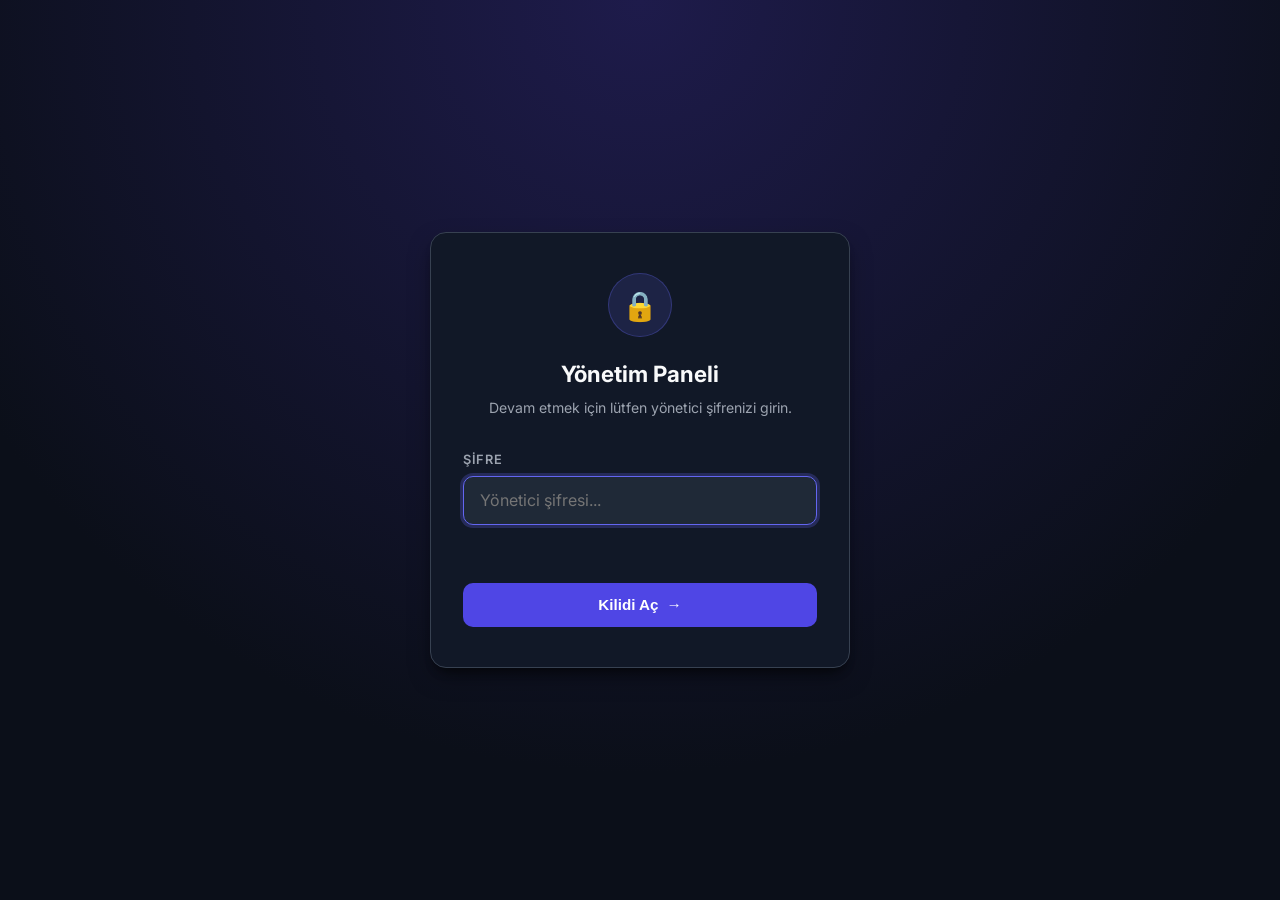
<file: admin.html>
<!DOCTYPE html>
<html lang="tr">
<head>
  <meta charset="UTF-8">
  <meta name="viewport" content="width=device-width, initial-scale=1.0">
  <title>Aren Azat | Yönetici & İçerik Yönetim Paneli</title>

  <!-- Favicon -->
  <link rel="icon" href="data:image/svg+xml,<svg xmlns='http://www.w3.org/2000/svg' viewBox='0 0 100 100'><circle cx='50' cy='50' r='46' fill='%234F46E5'/><path d='M35 50h30M50 35v30' stroke='%23ffffff' stroke-width='8' stroke-linecap='round'/></svg>">

  <!-- Google Fonts -->
  <link rel="preconnect" href="https://fonts.googleapis.com">
  <link rel="preconnect" href="https://fonts.gstatic.com" crossorigin>
  <link href="https://fonts.googleapis.com/css2?family=Inter:wght@400;500;600;700&family=JetBrains+Mono:wght@400;500;600&display=swap" rel="stylesheet">

  <!-- Admin Stylesheet -->
  <link rel="stylesheet" href="./css/admin.css?v=20260906_v4">
</head>
<body>

  <!-- 1. AUTHENTICATION (PASSWORD LOCK SCREEN) -->
  <div class="auth-wrapper" id="auth-screen">
    <div class="auth-card">
      <div class="auth-icon-wrap">🔒</div>
      <h1 class="auth-title">Yönetim Paneli</h1>
      <p class="auth-subtitle">Devam etmek için lütfen yönetici şifrenizi girin.</p>

      <form class="auth-form" onsubmit="return handleLogin(event)">
        <div class="auth-input-group">
          <label for="admin-password" class="auth-label">Şifre</label>
          <input 
            type="password" 
            id="admin-password" 
            class="auth-input" 
            placeholder="Yönetici şifresi..." 
            required 
            autofocus
          >
        </div>

        <div class="auth-error" id="auth-error-msg"></div>

        <button type="submit" class="btn-auth-unlock">
          <span>Kilidi Aç</span>
          <span>→</span>
        </button>
      </form>
    </div>
  </div>

  <!-- 2. ADMIN DASHBOARD SCREEN -->
  <div class="dashboard-wrapper" id="dashboard-screen">
    
    <!-- Top Sticky Navigation Bar -->
    <header class="adm-header">
      <div class="adm-nav-container">
        <div class="adm-brand">
          <span class="adm-badge">CMS v2.0</span>
          <h2 class="adm-title">Aren Azat Portfolio Admin</h2>
        </div>

        <div class="adm-actions">
          <!-- Dual Language Editing Tab Switcher -->
          <div class="adm-lang-group">
            <button type="button" class="adm-lang-btn active" id="tab-lang-en">🇬🇧 English (EN)</button>
            <button type="button" class="adm-lang-btn" id="tab-lang-tr">🇹🇷 Türkçe (TR)</button>
          </div>

          <a href="./index.html" target="_blank" rel="noopener noreferrer" class="btn-adm btn-adm-preview" title="Web Sitesini Görüntüle">
            <span>👁️ Siteyi Gör</span>
          </a>

          <button type="button" class="btn-adm btn-adm-save" onclick="saveLocally()" title="Yerel Tarayıcıya Kaydet">
            <span>💾 Yerel Kaydet</span>
          </button>

          <button type="button" class="btn-adm btn-adm-publish" id="btn-publish-live" onclick="publishToGitHub()" title="Doğrudan GitHub Pages'e Yayınla">
            <span>🚀 Canlıya Yayınla</span>
          </button>

          <button type="button" class="btn-adm btn-adm-logout" onclick="handleLogout()" title="Oturumu Kapat">
            <span>🚪 Çıkış</span>
          </button>
        </div>
      </div>
    </header>

    <!-- Main Dashboard Area -->
    <main class="adm-main-body">
      
      <!-- Sidebar Navigation -->
      <aside class="adm-sidebar">
        <button type="button" class="adm-nav-item active" data-target="sec-hero">
          <span class="adm-nav-icon">🏠</span>
          <span>Hero & Başlık</span>
        </button>
        <button type="button" class="adm-nav-item" data-target="sec-about">
          <span class="adm-nav-icon">👤</span>
          <span>Hakkımda</span>
        </button>
        <button type="button" class="adm-nav-item" data-target="sec-projects">
          <span class="adm-nav-icon">🪐</span>
          <span>Projeler</span>
        </button>
        <button type="button" class="adm-nav-item" data-target="sec-academics">
          <span class="adm-nav-icon">🎓</span>
          <span>Akademik & Yetkinlikler</span>
        </button>
        <button type="button" class="adm-nav-item" data-target="sec-interests">
          <span class="adm-nav-icon">🎸</span>
          <span>İlgi Alanları</span>
        </button>
        <button type="button" class="adm-nav-item" data-target="sec-blog">
          <span class="adm-nav-icon">✍️</span>
          <span>Blog & Vitrin</span>
        </button>
        <button type="button" class="adm-nav-item" data-target="sec-contact">
          <span class="adm-nav-icon">📬</span>
          <span>İletişim & Footer</span>
        </button>
        <button type="button" class="adm-nav-item" data-target="sec-settings">
          <span class="adm-nav-icon">⚙️</span>
          <span>Ayarlar & GitHub API</span>
        </button>
      </aside>

      <!-- Main Content Forms -->
      <section class="adm-content-panel">

        <!-- 1. HERO SECTION -->
        <div class="adm-section-box active" id="sec-hero">
          <div class="adm-box-header">
            <h3 class="adm-box-title"><span>🏠</span> Hero & Başlık Bölümü</h3>
            <span class="adm-current-lang-pill current-lang-name">English (EN)</span>
          </div>

          <div class="adm-form-grid">
            <div class="adm-field-group">
              <label class="adm-field-label">Sayfa Başlığı (Browser Title Tag)</label>
              <input type="text" id="inp-doc_title" class="adm-field-input">
            </div>

            <!-- Navigation Links -->
            <div class="adm-card-editor" style="margin-bottom: 0.5rem;">
              <div class="adm-card-editor-header">🧭 Üst Menü / Navigasyon Başlıkları</div>
              <div class="adm-grid-2">
                <div class="adm-field-group">
                  <label class="adm-field-label">Menü: Hakkımda</label>
                  <input type="text" id="inp-nav_about" class="adm-field-input">
                </div>
                <div class="adm-field-group">
                  <label class="adm-field-label">Menü: Projeler</label>
                  <input type="text" id="inp-nav_projects" class="adm-field-input">
                </div>
                <div class="adm-field-group">
                  <label class="adm-field-label">Menü: Akademik & Yetkinlikler</label>
                  <input type="text" id="inp-nav_academics" class="adm-field-input">
                </div>
                <div class="adm-field-group">
                  <label class="adm-field-label">Menü: İlgi Alanları</label>
                  <input type="text" id="inp-nav_interests" class="adm-field-input">
                </div>
                <div class="adm-field-group">
                  <label class="adm-field-label">Menü: Blog</label>
                  <input type="text" id="inp-nav_blog" class="adm-field-input">
                </div>
                <div class="adm-field-group">
                  <label class="adm-field-label">Menü: İletişim</label>
                  <input type="text" id="inp-nav_contact" class="adm-field-input">
                </div>
              </div>
            </div>

            <div class="adm-field-group">
              <label class="adm-field-label">Ana Başlık / Slogan (HTML destekler)</label>
              <textarea id="inp-hero_title" class="adm-field-textarea" rows="2"></textarea>
              <span class="adm-field-hint">&lt;span class="text-gradient"&gt;renkli metin&lt;/span&gt; kullanabilirsiniz.</span>
            </div>

            <div class="adm-field-group">
              <label class="adm-field-label">Alt Açıklama (Subtitle / Lead)</label>
              <textarea id="inp-hero_desc" class="adm-field-textarea" rows="2"></textarea>
            </div>

            <div class="adm-grid-2">
              <div class="adm-field-group">
                <label class="adm-field-label">Etiket 1 (Astrofizik)</label>
                <input type="text" id="inp-tag_astro" class="adm-field-input">
              </div>
              <div class="adm-field-group">
                <label class="adm-field-label">Etiket 2 (Simülasyon)</label>
                <input type="text" id="inp-tag_sim" class="adm-field-input">
              </div>
              <div class="adm-field-group">
                <label class="adm-field-label">Etiket 3 (Havacılık)</label>
                <input type="text" id="inp-tag_aero" class="adm-field-input">
              </div>
              <div class="adm-field-group">
                <label class="adm-field-label">Etiket 4 (Yazılım)</label>
                <input type="text" id="inp-tag_code" class="adm-field-input">
              </div>
            </div>

            <div class="adm-grid-2">
              <div class="adm-field-group">
                <label class="adm-field-label">Buton 1 — Projelere Git</label>
                <input type="text" id="inp-cta_projects" class="adm-field-input">
              </div>
              <div class="adm-field-group">
                <label class="adm-field-label">Buton 2 — İletişime Geç</label>
                <input type="text" id="inp-cta_contact" class="adm-field-input">
              </div>
            </div>

            <div class="adm-grid-2">
              <div class="adm-field-group">
                <label class="adm-field-label">Fotoğraf Üst Rozet (badge_research)</label>
                <input type="text" id="inp-badge_research" class="adm-field-input">
              </div>
              <div class="adm-field-group">
                <label class="adm-field-label">Fotoğraf Alt Rozet (badge_engineering)</label>
                <input type="text" id="inp-badge_engineering" class="adm-field-input">
              </div>
            </div>

            <div class="adm-grid-2">
              <div class="adm-field-group">
                <label class="adm-field-label">İstatistik 1 — Açıklama (stat_sim_label)</label>
                <input type="text" id="inp-stat_sim_label" class="adm-field-input">
              </div>
              <div class="adm-field-group">
                <label class="adm-field-label">İstatistik 2 — Açıklama (stat_physics_label)</label>
                <input type="text" id="inp-stat_physics_label" class="adm-field-input">
              </div>
            </div>
          </div>
        </div>

        <!-- 2. ABOUT SECTION -->
        <div class="adm-section-box" id="sec-about">
          <div class="adm-box-header">
            <h3 class="adm-box-title"><span>👤</span> Hakkımda & Vizyon</h3>
            <span class="adm-current-lang-pill current-lang-name">English (EN)</span>
          </div>

          <div class="adm-form-grid">
            <div class="adm-grid-2">
              <div class="adm-field-group">
                <label class="adm-field-label">Bölüm Etiketi</label>
                <input type="text" id="inp-about_tag" class="adm-field-input">
              </div>
              <div class="adm-field-group">
                <label class="adm-field-label">Bölüm Başlığı</label>
                <input type="text" id="inp-about_title" class="adm-field-input">
              </div>
            </div>

            <div class="adm-field-group">
              <label class="adm-field-label">Hikaye Başlığı</label>
              <input type="text" id="inp-about_story_title" class="adm-field-input">
            </div>

            <div class="adm-field-group">
              <label class="adm-field-label">Paragraf 1</label>
              <textarea id="inp-about_p1" class="adm-field-textarea" rows="3"></textarea>
            </div>

            <div class="adm-field-group">
              <label class="adm-field-label">Paragraf 2</label>
              <textarea id="inp-about_p2" class="adm-field-textarea" rows="3"></textarea>
            </div>

            <div class="adm-field-group">
              <label class="adm-field-label">Paragraf 3</label>
              <textarea id="inp-about_p3" class="adm-field-textarea" rows="3"></textarea>
            </div>

            <div class="adm-grid-2">
              <div class="adm-field-group">
                <label class="adm-field-label">İmza Adı</label>
                <input type="text" id="inp-sig_name" class="adm-field-input">
              </div>
              <div class="adm-field-group">
                <label class="adm-field-label">İmza Unvanı</label>
                <input type="text" id="inp-sig_title" class="adm-field-input">
              </div>
            </div>

            <!-- Pillars -->
            <div class="adm-grid-2">
              <div class="adm-card-editor">
                <div class="adm-card-editor-header">🪐 Sütun 1</div>
                <div class="adm-field-group" style="margin-bottom: 0.5rem;">
                  <label class="adm-field-label">Başlık</label>
                  <input type="text" id="inp-pillar_1_title" class="adm-field-input">
                </div>
                <div class="adm-field-group">
                  <label class="adm-field-label">Açıklama</label>
                  <textarea id="inp-pillar_1_desc" class="adm-field-textarea" rows="2"></textarea>
                </div>
              </div>

              <div class="adm-card-editor">
                <div class="adm-card-editor-header">🚀 Sütun 2</div>
                <div class="adm-field-group" style="margin-bottom: 0.5rem;">
                  <label class="adm-field-label">Başlık</label>
                  <input type="text" id="inp-pillar_2_title" class="adm-field-input">
                </div>
                <div class="adm-field-group">
                  <label class="adm-field-label">Açıklama</label>
                  <textarea id="inp-pillar_2_desc" class="adm-field-textarea" rows="2"></textarea>
                </div>
              </div>

              <div class="adm-card-editor">
                <div class="adm-card-editor-header">⚡ Sütun 3</div>
                <div class="adm-field-group" style="margin-bottom: 0.5rem;">
                  <label class="adm-field-label">Başlık</label>
                  <input type="text" id="inp-pillar_3_title" class="adm-field-input">
                </div>
                <div class="adm-field-group">
                  <label class="adm-field-label">Açıklama</label>
                  <textarea id="inp-pillar_3_desc" class="adm-field-textarea" rows="2"></textarea>
                </div>
              </div>

              <div class="adm-card-editor">
                <div class="adm-card-editor-header">📐 Sütun 4</div>
                <div class="adm-field-group" style="margin-bottom: 0.5rem;">
                  <label class="adm-field-label">Başlık</label>
                  <input type="text" id="inp-pillar_4_title" class="adm-field-input">
                </div>
                <div class="adm-field-group">
                  <label class="adm-field-label">Açıklama</label>
                  <textarea id="inp-pillar_4_desc" class="adm-field-textarea" rows="2"></textarea>
                </div>
              </div>
            </div>
          </div>
        </div>

        <!-- 3. PROJECTS SECTION -->
        <div class="adm-section-box" id="sec-projects">
          <div class="adm-box-header">
            <h3 class="adm-box-title"><span>🪐</span> Öne Çıkan Projeler</h3>
            <span class="adm-current-lang-pill current-lang-name">English (EN)</span>
          </div>

          <div class="adm-form-grid">
            <div class="adm-grid-2">
              <div class="adm-field-group">
                <label class="adm-field-label">Bölüm Etiketi</label>
                <input type="text" id="inp-projects_tag" class="adm-field-input">
              </div>
              <div class="adm-field-group">
                <label class="adm-field-label">Bölüm Başlığı</label>
                <input type="text" id="inp-projects_title" class="adm-field-input">
              </div>
            </div>

            <div class="adm-field-group">
              <label class="adm-field-label">Bölüm Açıklaması</label>
              <textarea id="inp-projects_desc" class="adm-field-textarea" rows="2"></textarea>
            </div>

            <!-- Filter Labels -->
            <div class="adm-grid-2">
              <div class="adm-field-group">
                <label class="adm-field-label">Filtre: Tüm Projeler</label>
                <input type="text" id="inp-filter_all" class="adm-field-input">
              </div>
              <div class="adm-field-group">
                <label class="adm-field-label">Filtre: Fizik & Simülasyon</label>
                <input type="text" id="inp-filter_physics" class="adm-field-input">
              </div>
              <div class="adm-field-group">
                <label class="adm-field-label">Filtre: Yazılım & IoT</label>
                <input type="text" id="inp-filter_software" class="adm-field-input">
              </div>
              <div class="adm-field-group">
                <label class="adm-field-label">Filtre: Sosyal İnovasyon</label>
                <input type="text" id="inp-filter_civic" class="adm-field-input">
              </div>
            </div>

            <!-- Project 1 -->
            <div class="adm-card-editor">
              <div class="adm-card-editor-header">🪐 Proje 1: N-Body Simulation</div>
              <div class="adm-field-group" style="margin-bottom: 0.75rem;">
                <label class="adm-field-label">Proje Başlığı</label>
                <input type="text" id="inp-p1_title" class="adm-field-input">
              </div>
              <div class="adm-field-group">
                <label class="adm-field-label">Proje Açıklaması</label>
                <textarea id="inp-p1_desc" class="adm-field-textarea" rows="3"></textarea>
              </div>
            </div>

            <!-- Project 2 -->
            <div class="adm-card-editor">
              <div class="adm-card-editor-header">📱 Proje 2: Soil Analysis App</div>
              <div class="adm-field-group" style="margin-bottom: 0.75rem;">
                <label class="adm-field-label">Proje Başlığı</label>
                <input type="text" id="inp-p2_title" class="adm-field-input">
              </div>
              <div class="adm-field-group">
                <label class="adm-field-label">Proje Açıklaması</label>
                <textarea id="inp-p2_desc" class="adm-field-textarea" rows="3"></textarea>
              </div>
            </div>

            <!-- Project 3 -->
            <div class="adm-card-editor">
              <div class="adm-card-editor-header">🔥 Proje 3: Wildfire Detection Station</div>
              <div class="adm-field-group" style="margin-bottom: 0.75rem;">
                <label class="adm-field-label">Proje Başlığı</label>
                <input type="text" id="inp-p3_title" class="adm-field-input">
              </div>
              <div class="adm-field-group">
                <label class="adm-field-label">Proje Açıklaması</label>
                <textarea id="inp-p3_desc" class="adm-field-textarea" rows="3"></textarea>
              </div>
            </div>

            <!-- Project 4 -->
            <div class="adm-card-editor">
              <div class="adm-card-editor-header">🏥 Proje 4: Modular Healthcare Clinics</div>
              <div class="adm-field-group" style="margin-bottom: 0.75rem;">
                <label class="adm-field-label">Proje Başlığı</label>
                <input type="text" id="inp-p4_title" class="adm-field-input">
              </div>
              <div class="adm-field-group">
                <label class="adm-field-label">Proje Açıklaması</label>
                <textarea id="inp-p4_desc" class="adm-field-textarea" rows="3"></textarea>
              </div>
            </div>

            <!-- Category & Architecture Labels -->
            <div class="adm-grid-2">
              <div class="adm-field-group">
                <label class="adm-field-label">Mimari Bileşenler Etiketi</label>
                <input type="text" id="inp-arch_title" class="adm-field-input">
              </div>
              <div class="adm-field-group">
                <label class="adm-field-label">Kategori: Hesaplamalı Fizik</label>
                <input type="text" id="inp-cat_physics" class="adm-field-input">
              </div>
              <div class="adm-field-group">
                <label class="adm-field-label">Kategori: Yazılım & Donanım</label>
                <input type="text" id="inp-cat_software" class="adm-field-input">
              </div>
              <div class="adm-field-group">
                <label class="adm-field-label">Kategori: IoT & Erken Uyarı</label>
                <input type="text" id="inp-cat_iot" class="adm-field-input">
              </div>
              <div class="adm-field-group">
                <label class="adm-field-label">Kategori: Sosyal İnovasyon & Mimari</label>
                <input type="text" id="inp-cat_civic" class="adm-field-input">
              </div>
            </div>
          </div>
        </div>

        <!-- 4. ACADEMICS & SKILLS SECTION -->
        <div class="adm-section-box" id="sec-academics">
          <div class="adm-box-header">
            <h3 class="adm-box-title"><span>🎓</span> Akademik Temeller & Teknik Yetkinlikler</h3>
            <span class="adm-current-lang-pill current-lang-name">English (EN)</span>
          </div>

          <div class="adm-form-grid">
            <div class="adm-grid-2">
              <div class="adm-field-group">
                <label class="adm-field-label">Bölüm Etiketi</label>
                <input type="text" id="inp-acad_tag" class="adm-field-input">
              </div>
              <div class="adm-field-group">
                <label class="adm-field-label">Bölüm Başlığı</label>
                <input type="text" id="inp-acad_title" class="adm-field-input">
              </div>
            </div>

            <div class="adm-field-group">
              <label class="adm-field-label">Bölüm Açıklaması</label>
              <textarea id="inp-acad_desc" class="adm-field-textarea" rows="2"></textarea>
            </div>

            <!-- Fizik & Matematik Kartı -->
            <div class="adm-card-editor">
              <div class="adm-card-editor-header">⚛️ Kart 1: Fizik & Matematik</div>
              <div class="adm-grid-2" style="margin-bottom: 0.75rem;">
                <div class="adm-field-group">
                  <label class="adm-field-label">Kart Başlığı</label>
                  <input type="text" id="inp-sk_phys_title" class="adm-field-input">
                </div>
                <div class="adm-field-group">
                  <label class="adm-field-label">Kart Alt Başlığı</label>
                  <input type="text" id="inp-sk_phys_sub" class="adm-field-input">
                </div>
              </div>
              <div class="adm-field-group" style="margin-bottom: 0.5rem;">
                <label class="adm-field-label">AP Physics 1 açıklaması</label>
                <textarea id="inp-sk_ap1" class="adm-field-textarea" rows="2"></textarea>
              </div>
              <div class="adm-field-group" style="margin-bottom: 0.5rem;">
                <label class="adm-field-label">AP Physics C açıklaması</label>
                <textarea id="inp-sk_apc" class="adm-field-textarea" rows="2"></textarea>
              </div>
              <div class="adm-field-group" style="margin-bottom: 0.5rem;">
                <label class="adm-field-label">TÜBİTAK Astronomi açıklaması</label>
                <textarea id="inp-sk_tubitak" class="adm-field-textarea" rows="2"></textarea>
              </div>
              <div class="adm-field-group">
                <label class="adm-field-label">Hesaplamalı Modelleme açıklaması</label>
                <textarea id="inp-sk_comp_math" class="adm-field-textarea" rows="2"></textarea>
              </div>
            </div>

            <!-- Yazılım & Hesaplama Kartı -->
            <div class="adm-card-editor">
              <div class="adm-card-editor-header">💻 Kart 2: Yazılım & Hesaplama</div>
              <div class="adm-grid-2" style="margin-bottom: 0.75rem;">
                <div class="adm-field-group">
                  <label class="adm-field-label">Kart Başlığı</label>
                  <input type="text" id="inp-sk_code_title" class="adm-field-input">
                </div>
                <div class="adm-field-group">
                  <label class="adm-field-label">Kart Alt Başlığı</label>
                  <input type="text" id="inp-sk_code_sub" class="adm-field-input">
                </div>
              </div>
              <div class="adm-field-group" style="margin-bottom: 0.5rem;">
                <label class="adm-field-label">Python açıklaması</label>
                <textarea id="inp-sk_py" class="adm-field-textarea" rows="2"></textarea>
              </div>
              <div class="adm-field-group" style="margin-bottom: 0.5rem;">
                <label class="adm-field-label">C# açıklaması</label>
                <textarea id="inp-sk_csharp" class="adm-field-textarea" rows="2"></textarea>
              </div>
              <div class="adm-field-group" style="margin-bottom: 0.5rem;">
                <label class="adm-field-label">Flutter açıklaması</label>
                <textarea id="inp-sk_flutter" class="adm-field-textarea" rows="2"></textarea>
              </div>
              <div class="adm-field-group">
                <label class="adm-field-label">Git & GitHub açıklaması</label>
                <textarea id="inp-sk_git" class="adm-field-textarea" rows="2"></textarea>
              </div>
            </div>

            <!-- Donanım & Vizyon Kartı -->
            <div class="adm-card-editor">
              <div class="adm-card-editor-header">🔧 Kart 3: Donanım & Vizyon</div>
              <div class="adm-grid-2" style="margin-bottom: 0.75rem;">
                <div class="adm-field-group">
                  <label class="adm-field-label">Kart Başlığı</label>
                  <input type="text" id="inp-sk_hw_title" class="adm-field-input">
                </div>
                <div class="adm-field-group">
                  <label class="adm-field-label">Kart Alt Başlığı</label>
                  <input type="text" id="inp-sk_hw_sub" class="adm-field-input">
                </div>
              </div>
              <div class="adm-field-group" style="margin-bottom: 0.5rem;">
                <label class="adm-field-label">ESP32 & Sensör açıklaması</label>
                <textarea id="inp-sk_esp" class="adm-field-textarea" rows="2"></textarea>
              </div>
              <div class="adm-field-group" style="margin-bottom: 0.5rem;">
                <label class="adm-field-label">NASA Space Apps açıklaması</label>
                <textarea id="inp-sk_space" class="adm-field-textarea" rows="2"></textarea>
              </div>
              <div class="adm-field-group" style="margin-bottom: 0.5rem;">
                <label class="adm-field-label">Fotoğrafçılık açıklaması</label>
                <textarea id="inp-sk_photo" class="adm-field-textarea" rows="2"></textarea>
              </div>
              <div class="adm-field-group">
                <label class="adm-field-label">Dil yetkinlikleri açıklaması</label>
                <textarea id="inp-sk_lang" class="adm-field-textarea" rows="2"></textarea>
              </div>
            </div>
          </div>
        </div>

        <!-- 5. INTERESTS SECTION -->
        <div class="adm-section-box" id="sec-interests">
          <div class="adm-box-header">
            <h3 class="adm-box-title"><span>🎸</span> Kişisel İlgi Alanları</h3>
            <span class="adm-current-lang-pill current-lang-name">English (EN)</span>
          </div>

          <div class="adm-form-grid">
            <div class="adm-grid-2">
              <div class="adm-field-group">
                <label class="adm-field-label">Bölüm Etiketi</label>
                <input type="text" id="inp-int_tag" class="adm-field-input">
              </div>
              <div class="adm-field-group">
                <label class="adm-field-label">Bölüm Başlığı</label>
                <input type="text" id="inp-int_title" class="adm-field-input">
              </div>
            </div>

            <!-- Guitar -->
            <div class="adm-card-editor">
              <div class="adm-card-editor-header">🎸 Gitar & Müzik</div>
              <div class="adm-field-group" style="margin-bottom: 0.5rem;">
                <label class="adm-field-label">Başlık</label>
                <input type="text" id="inp-int_guitar_title" class="adm-field-input">
              </div>
              <div class="adm-field-group">
                <label class="adm-field-label">Açıklama</label>
                <textarea id="inp-int_guitar_desc" class="adm-field-textarea" rows="2"></textarea>
              </div>
            </div>

            <!-- Tennis -->
            <div class="adm-card-editor">
              <div class="adm-card-editor-header">🎾 Tenis & Spor</div>
              <div class="adm-field-group" style="margin-bottom: 0.5rem;">
                <label class="adm-field-label">Başlık</label>
                <input type="text" id="inp-int_tennis_title" class="adm-field-input">
              </div>
              <div class="adm-field-group">
                <label class="adm-field-label">Açıklama</label>
                <textarea id="inp-int_tennis_desc" class="adm-field-textarea" rows="2"></textarea>
              </div>
            </div>

            <!-- Photography -->
            <div class="adm-card-editor">
              <div class="adm-card-editor-header">📷 Fotoğrafçılık & Optik</div>
              <div class="adm-field-group" style="margin-bottom: 0.5rem;">
                <label class="adm-field-label">Başlık</label>
                <input type="text" id="inp-int_photo_title" class="adm-field-input">
              </div>
              <div class="adm-field-group">
                <label class="adm-field-label">Açıklama</label>
                <textarea id="inp-int_photo_desc" class="adm-field-textarea" rows="2"></textarea>
              </div>
            </div>
          </div>
        </div>

        <!-- 6. BLOG MANAGEMENT -->
        <div class="adm-section-box" id="sec-blog">
          <div class="adm-box-header">
            <h3 class="adm-box-title"><span>✍️</span> Blog Yazıları & Ana Sayfa Blog Yönetimi</h3>
            <span class="adm-current-lang-pill current-lang-name">English (EN)</span>
          </div>

          <!-- Featured 3 Blog Posts on Homepage Picker -->
          <div class="adm-card-editor" style="margin-bottom: 1.5rem;">
            <div class="adm-card-editor-header">🏠 Ana Sayfada Öne Çıkan 3 Blog Yazısı</div>
            <p style="font-size: 0.82rem; color: var(--adm-text-muted); margin-bottom: 1rem;">
              Ana sayfanızdaki blog vitrininde listelenecek 3 yazıyı aşağıdan seçebilirsiniz. Seçimler anında ana sayfada güncellenir.
            </p>
            <div style="display: grid; grid-template-columns: repeat(auto-fit, minmax(260px, 1fr)); gap: 1rem;">
              <div class="adm-field-group">
                <label class="adm-field-label">1. Öne Çıkan Yazı</label>
                <select id="inp-featured_blog_1" class="adm-field-input" style="cursor: pointer;"></select>
              </div>
              <div class="adm-field-group">
                <label class="adm-field-label">2. Öne Çıkan Yazı</label>
                <select id="inp-featured_blog_2" class="adm-field-input" style="cursor: pointer;"></select>
              </div>
              <div class="adm-field-group">
                <label class="adm-field-label">3. Öne Çıkan Yazı</label>
                <select id="inp-featured_blog_3" class="adm-field-input" style="cursor: pointer;"></select>
              </div>
            </div>
          </div>

          <!-- Homepage Blog Section Headings Editor -->
          <div class="adm-card-editor" style="margin-bottom: 1.5rem;">
            <div class="adm-card-editor-header">📝 Ana Sayfa Blog Bölümü Başlıkları</div>
            <div class="adm-grid-2">
              <div class="adm-field-group">
                <label class="adm-field-label">Bölüm Etiketi (blog_tag)</label>
                <input type="text" id="inp-blog_tag" class="adm-field-input">
              </div>
              <div class="adm-field-group">
                <label class="adm-field-label">Bölüm Başlığı (blog_title)</label>
                <input type="text" id="inp-blog_title" class="adm-field-input">
              </div>
            </div>
            <div class="adm-field-group">
              <label class="adm-field-label">Bölüm Açıklaması (blog_desc)</label>
              <textarea id="inp-blog_desc" class="adm-field-textarea" rows="2"></textarea>
            </div>
            <div class="adm-field-group">
              <label class="adm-field-label">"Tümünü Gör" Buton Metni (btn_more_blog)</label>
              <input type="text" id="inp-btn_more_blog" class="adm-field-input">
            </div>
          </div>

          <div class="adm-blog-topbar">
            <div>
              <h4 style="color: #e2e8f0; font-size: 0.95rem; margin-bottom: 0.25rem;">Tüm Blog Yazıları</h4>
              <p style="font-size: 0.82rem; color: var(--adm-text-muted);">
                Google Dokümanlarınızı fotoğraflı ve biçimlendirilmiş olarak tek tıkla yükleyebilir veya klasik yazılar ekleyebilirsiniz.
              </p>
            </div>
            <div style="display: flex; gap: 0.5rem; flex-wrap: wrap;">
              <button type="button" class="btn-adm btn-adm-publish" onclick="openBlogEditor(null, true)">
                📄 Google Doc ile Yazı Ekle
              </button>
              <button type="button" class="btn-adm btn-adm-preview" onclick="openBlogEditor(null, false)">
                ✏️ Klasik Metin Yazısı Ekle
              </button>
            </div>
          </div>

          <!-- Blog Post Editor Card (hidden by default) -->
          <div class="adm-blog-editor-card" id="blog-editor-card">
            <div style="display: flex; justify-content: space-between; align-items: center; margin-bottom: 1.25rem; flex-wrap: wrap; gap: 0.75rem;">
              <h4 id="blog-editor-heading" style="color: #a5b4fc; font-size: 1.05rem; margin: 0;">Yeni Blog Yazısı Ekle</h4>
              <div class="adm-content-type-toggle">
                <button type="button" class="adm-type-btn active" id="btn-mode-gdoc" onclick="switchBlogContentMode('gdoc')">
                  📄 Google Doküman (Önerilen)
                </button>
                <button type="button" class="adm-type-btn" id="btn-mode-text" onclick="switchBlogContentMode('text')">
                  ✍️ Klasik Metin
                </button>
              </div>
            </div>
            <input type="hidden" id="blog-edit-id">

            <div class="adm-form-grid">
              <div class="adm-field-group">
                <label class="adm-field-label">Yazı Başlığı *</label>
                <input type="text" id="blog-edit-title" class="adm-field-input" placeholder="Örn: Galaksi Dönme Eğrileri ve Karanlık Madde...">
              </div>

              <div class="adm-grid-2">
                <div class="adm-field-group">
                  <label class="adm-field-label">Kategori</label>
                  <input type="text" id="blog-edit-category" class="adm-field-input" placeholder="Örn: Astrofizik, Hesaplamalı Fizik...">
                </div>
                <div class="adm-field-group">
                  <label class="adm-field-label">Yayın Tarihi</label>
                  <input type="date" id="blog-edit-date" class="adm-field-input">
                </div>
              </div>

              <div class="adm-field-group">
                <label class="adm-field-label">Okuma Süresi</label>
                <input type="text" id="blog-edit-readtime" class="adm-field-input" placeholder="Örn: 5 dk okuma">
              </div>

              <div class="adm-field-group">
                <label class="adm-field-label">Kısa Özet (Kartlarda Görünen Giriş Cümlesi)</label>
                <textarea id="blog-edit-summary" class="adm-field-textarea" rows="2" placeholder="Yazının ana temasını belirten 1-2 cümlelik özet..."></textarea>
              </div>

              <!-- GOOGLE DOC SECTION -->
              <div id="wrapper-mode-gdoc" class="adm-gdoc-section">
                <div class="adm-gdoc-guide-banner">
                  <div class="guide-badge">💡 Kolay Yayınlama Rehberi</div>
                  <div class="guide-steps">
                    <span>1. <strong>Google Docs</strong>'ta yazınızı hazırlayın ve istediğiniz tüm <strong>fotoğrafları, grafikleri ve tabloları</strong> ekleyin.</span>
                    <span>2. Sağ üstteki <strong>"Paylaş" (Share)</strong> butonuna basıp Genel Erişim'i <strong>"Bağlantıya sahip olan herkes görüntüleyebilir"</strong> yapın.</span>
                    <span>3. Bağlantıyı kopyalayıp aşağıdaki kutucuğa yapıştırın. Sistem bağlantıyı otomatik olarak en temiz gömülü okuyucu moduna dönüştürür!</span>
                  </div>
                </div>

                <div class="adm-field-group">
                  <label class="adm-field-label" style="display: flex; justify-content: space-between; align-items: center;">
                    <span>Google Doküman Bağlantısı (URL veya Gömme Kodu) *</span>
                    <span id="gdoc-status-badge" class="adm-badge-neutral">Bağlantı bekleniyor</span>
                  </label>
                  <div style="display: flex; gap: 0.5rem;">
                    <input type="text" id="blog-edit-gdoc" class="adm-field-input" placeholder="https://docs.google.com/document/d/.../edit veya pub linki..." oninput="handleGoogleDocUrlInput()">
                    <button type="button" class="btn-adm btn-adm-preview" style="white-space: nowrap;" onclick="handleGoogleDocUrlInput(true)">
                      🔍 Önizle
                    </button>
                  </div>
                  <span class="adm-field-hint">
                    Normal paylaşım linki (<code>docs.google.com/document/d/...</code>), web'de yayınla linki veya iframe kodu yapıştırabilirsiniz.
                  </span>
                </div>

                <!-- Admin Live Preview Container -->
                <div id="admin-gdoc-preview-box" class="adm-gdoc-preview-card" style="display: none;">
                  <div class="adm-gdoc-preview-bar">
                    <span style="font-weight: 600; font-size: 0.85rem; color: #a5b4fc;">👁️ Canlı Doküman & Fotoğraf Önizlemesi</span>
                    <a id="admin-gdoc-external-link" href="#" target="_blank" rel="noopener noreferrer" style="color: #60a5fa; font-size: 0.8rem; text-decoration: none;">
                      Dokümanı Yeni Sekmede Aç ↗
                    </a>
                  </div>
                  <iframe id="admin-gdoc-preview-iframe" class="adm-gdoc-preview-frame" src="about:blank" title="Google Doküman Önizleme"></iframe>
                </div>
              </div>

              <!-- CLASSIC TEXT SECTION -->
              <div id="wrapper-mode-text" class="adm-field-group" style="display: none;">
                <label class="adm-field-label">Tam Metin İçeriği</label>
                <textarea id="blog-edit-content" class="adm-field-textarea" rows="8" placeholder="Yazının metni. ## ile başlayan satırlar başlık, ### ile alt başlık olur. Paragraflar arasında boş satır bırakın."></textarea>
                <span class="adm-field-hint">## Başlık, ### Alt Başlık olarak formatlanır. Paragrafları boş satırla ayırın.</span>
              </div>
            </div>

            <div style="display: flex; gap: 0.75rem; margin-top: 1.5rem; flex-wrap: wrap;">
              <button type="button" class="btn-adm btn-adm-publish" onclick="saveBlogPostForm()">
                💾 Yazıyı Kaydet
              </button>
              <button type="button" class="btn-adm btn-adm-logout" onclick="closeBlogEditor()">
                ✕ İptal
              </button>
            </div>
          </div>

          <!-- Blog Posts List -->
          <div class="adm-blog-list" id="adm-blog-list-container">
            <!-- Rendered dynamically by admin.js renderAdminBlogList() -->
          </div>
        </div>

        <!-- 7. CONTACT & FOOTER -->
        <div class="adm-section-box" id="sec-contact">
          <div class="adm-box-header">
            <h3 class="adm-box-title"><span>📬</span> İletişim & Footer</h3>
            <span class="adm-current-lang-pill current-lang-name">English (EN)</span>
          </div>

          <div class="adm-form-grid">
            <div class="adm-grid-2">
              <div class="adm-field-group">
                <label class="adm-field-label">Bölüm Etiketi</label>
                <input type="text" id="inp-contact_tag" class="adm-field-input">
              </div>
              <div class="adm-field-group">
                <label class="adm-field-label">Bölüm Başlığı</label>
                <input type="text" id="inp-contact_title" class="adm-field-input">
              </div>
            </div>

            <div class="adm-field-group">
              <label class="adm-field-label">İletişim Davet Metni</label>
              <textarea id="inp-contact_desc" class="adm-field-textarea" rows="2"></textarea>
            </div>

            <div class="adm-grid-2">
              <div class="adm-field-group">
                <label class="adm-field-label">E-Posta Etiketi</label>
                <input type="text" id="inp-email_label" class="adm-field-input">
              </div>
              <div class="adm-field-group">
                <label class="adm-field-label">Konum Etiketi</label>
                <input type="text" id="inp-loc_label" class="adm-field-input">
              </div>
            </div>

            <div class="adm-grid-2">
              <div class="adm-field-group">
                <label class="adm-field-label">Form — Ad Soyad etiketi</label>
                <input type="text" id="inp-form_name" class="adm-field-input">
              </div>
              <div class="adm-field-group">
                <label class="adm-field-label">Form — Ad Soyad ipucu (Placeholder)</label>
                <input type="text" id="inp-form_name_ph" class="adm-field-input">
              </div>
            </div>

            <div class="adm-grid-2">
              <div class="adm-field-group">
                <label class="adm-field-label">Form — Konu etiketi</label>
                <input type="text" id="inp-form_subject" class="adm-field-input">
              </div>
              <div class="adm-field-group">
                <label class="adm-field-label">Form — Konu ipucu (Placeholder)</label>
                <input type="text" id="inp-form_subj_ph" class="adm-field-input">
              </div>
            </div>

            <div class="adm-grid-2">
              <div class="adm-field-group">
                <label class="adm-field-label">Form — Mesaj etiketi</label>
                <input type="text" id="inp-form_msg" class="adm-field-input">
              </div>
              <div class="adm-field-group">
                <label class="adm-field-label">Form — Mesaj ipucu (Placeholder)</label>
                <input type="text" id="inp-form_msg_ph" class="adm-field-input">
              </div>
            </div>

            <div class="adm-field-group">
              <label class="adm-field-label">E-Posta Gönder Butonu</label>
              <input type="text" id="inp-btn_send_email" class="adm-field-input">
            </div>

            <div class="adm-field-group">
              <label class="adm-field-label">Footer Alıntı Sözü (Quote)</label>
              <input type="text" id="inp-quote_text" class="adm-field-input">
            </div>

            <div class="adm-field-group">
              <label class="adm-field-label">Telif Hakkı Metni</label>
              <input type="text" id="inp-footer_rights" class="adm-field-input">
            </div>

            <div class="adm-field-group">
              <label class="adm-field-label">Başa Dön Butonu</label>
              <input type="text" id="inp-back_top" class="adm-field-input">
            </div>
          </div>
        </div>

        <!-- 8. SETTINGS & GITHUB API -->
        <div class="adm-section-box" id="sec-settings">
          <div class="adm-box-header">
            <h3 class="adm-box-title"><span>⚙️</span> Ayarlar & GitHub Canlı Yayın Entegrasyonu</h3>
          </div>

          <div class="adm-form-grid">
            <div class="adm-settings-card">
              <h4 style="font-size: 0.95rem; margin-bottom: 0.5rem; color: #a5b4fc;">🚀 GitHub Pages Canlı Yayın Yapılandırması</h4>
              <p style="font-size: 0.82rem; color: var(--adm-text-muted); margin-bottom: 1rem;">
                Panodan "Canlıya Yayınla" butonuna bastığınızda, bu token kullanılarak <code>arenazat/Aren-Web</code> deposundaki <code>data/content.json</code> dosyası doğrudan GitHub API üzerinden güncellenir ve siteniz canlıda ~30 saniyede yenilenir.
              </p>
              
              <div class="adm-field-group">
                <label class="adm-field-label">GitHub Personal Access Token (PAT)</label>
                <input type="password" id="setting-gh-token" class="adm-field-input" placeholder="ghp_...">
                <span class="adm-field-hint">Token tarayıcınızın yerel hafızasında güvenle saklanır.</span>
              </div>
            </div>

            <div class="adm-settings-card" style="border-color: rgba(16, 185, 129, 0.3);">
              <h4 style="font-size: 0.95rem; margin-bottom: 0.5rem; color: #6ee7b7;">🔒 Admin Güvenliği</h4>
              <p style="font-size: 0.82rem; color: var(--adm-text-muted); margin-bottom: 1rem;">
                Admin paneline giriş şifrenizi dilediğiniz zaman değiştirebilirsiniz.
              </p>
              <button type="button" class="btn-adm btn-adm-save" onclick="changeAdminPasscode()">
                🔑 Admin Şifresini Değiştir
              </button>
            </div>

            <div class="adm-settings-card" style="border-color: rgba(239, 68, 68, 0.3);">
              <h4 style="font-size: 0.95rem; margin-bottom: 0.5rem; color: #fca5a5;">📦 Yedekleme & Sıfırlama</h4>
              <p style="font-size: 0.82rem; color: var(--adm-text-muted); margin-bottom: 1rem;">
                Site içeriğinizi JSON dosyası olarak bilgisayarınıza indirebilir veya orijinal ayarlara dönebilirsiniz.
              </p>
              <div style="display: flex; gap: 0.75rem; flex-wrap: wrap;">
                <button type="button" class="btn-adm btn-adm-preview" onclick="exportContentJson()">
                  📥 İçeriği JSON Olarak İndir
                </button>
                <button type="button" class="btn-adm btn-adm-logout" onclick="resetToDefaults()">
                  ⚠️ Varsayılan Ayarlara Sıfırla
                </button>
              </div>
            </div>
          </div>
        </div>

      </section>
    </main>
  </div>

  <!-- TOAST NOTIFICATION CONTAINER -->
  <div class="adm-toast-container" id="toast-container"></div>

  <!-- Scripts -->
  <script src="./js/admin.js?v=20260906_v4"></script>
</body>
</html>
</file>
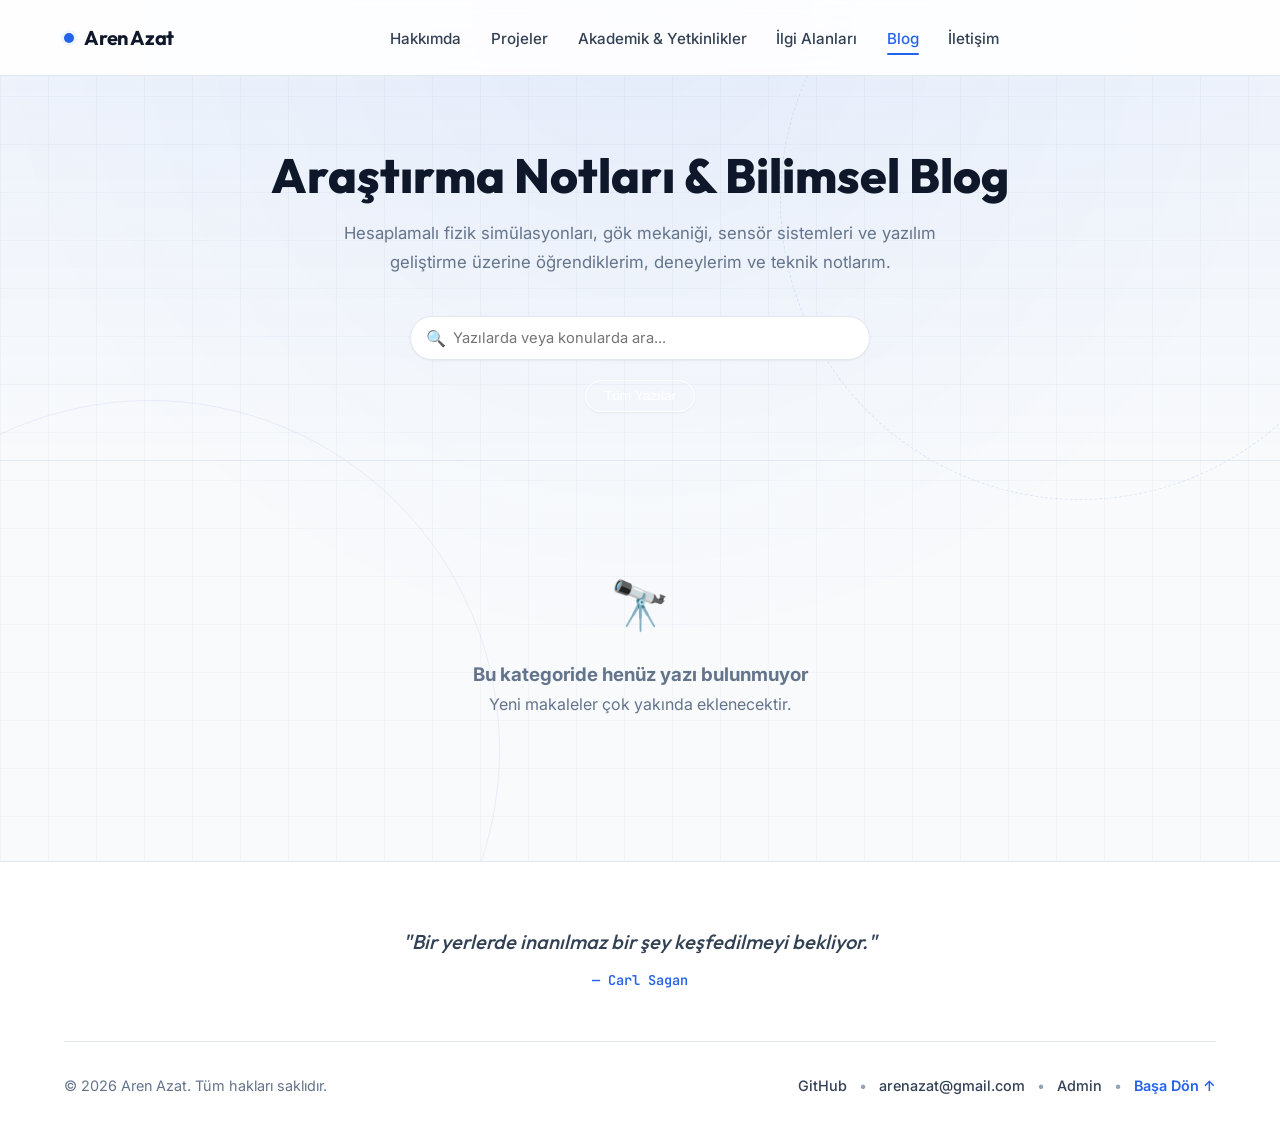
<file: blog.html>
<!DOCTYPE html>
<html lang="tr">
<head>
  <meta charset="UTF-8">
  <meta name="viewport" content="width=device-width, initial-scale=1.0">
  <title>Blog & Araştırma Notları | Aren Azat</title>
  
  <!-- SEO Meta Tags -->
  <meta name="description" content="Aren Azat — Astrofizik, hesaplamalı fizik, N-Body simülasyonları, gömülü sistemler ve yazılım geliştirme üzerine araştırma notları ve makaleler.">
  <meta name="keywords" content="Aren Azat Blog, Astrofizik, N-Body, Fizik Simülasyonu, Python, Flutter, Bilim">
  <meta name="author" content="Aren Azat">
  <meta property="og:title" content="Blog & Araştırma Notları | Aren Azat">
  <meta property="og:description" content="Astrofizik, hesaplamalı fizik simülasyonları ve yazılım üzerine teknik makaleler.">
  <meta property="og:type" content="website">
  <meta property="og:url" content="https://arenazat.github.io/Aren-Web/blog.html">

  <!-- Favicon -->
  <link rel="icon" href="data:image/svg+xml,<svg xmlns='http://www.w3.org/2000/svg' viewBox='0 0 100 100'><circle cx='50' cy='50' r='46' fill='%232563EB'/><circle cx='50' cy='50' r='20' fill='%23ffffff'/><circle cx='75' cy='30' r='8' fill='%2360A5FA'/></svg>">

  <!-- Google Fonts: Inter & Outfit -->
  <link rel="preconnect" href="https://fonts.googleapis.com">
  <link rel="preconnect" href="https://fonts.gstatic.com" crossorigin>
  <link href="https://fonts.googleapis.com/css2?family=Inter:wght@300;400;500;600;700&family=Outfit:wght@400;500;600;700;800&family=JetBrains+Mono:wght@400;500&display=swap" rel="stylesheet">

  <!-- Stylesheets -->
  <link rel="stylesheet" href="./css/main.css?v=20260906b">
  <link rel="stylesheet" href="./css/components.css?v=20260906b">
</head>
<body>

  <!-- Background Ambient Glow & Grid -->
  <div class="ambient-grid" aria-hidden="true"></div>
  <div class="ambient-orbit-1" aria-hidden="true"></div>
  <div class="ambient-orbit-2" aria-hidden="true"></div>

  <!-- Header / Navigation -->
  <header class="site-header" id="header">
    <div class="container nav-container">
      <a href="./index.html" class="brand-logo" aria-label="Aren Azat Ana Sayfa">
        <span class="logo-circle"></span>
        <span class="logo-text">Aren Azat</span>
      </a>

      <!-- Desktop Navigation -->
      <nav class="main-nav" aria-label="Ana Gezinti">
        <ul class="nav-list">
          <li><a href="./index.html#about" class="nav-link">Hakkımda</a></li>
          <li><a href="./index.html#projects" class="nav-link">Projeler</a></li>
          <li><a href="./index.html#academics" class="nav-link">Akademik & Yetkinlikler</a></li>
          <li><a href="./index.html#interests" class="nav-link">İlgi Alanları</a></li>
          <li><a href="./blog.html" class="nav-link active">Blog</a></li>
          <li><a href="./index.html#contact" class="nav-link">İletişim</a></li>
        </ul>
      </nav>

      <!-- Action Controls -->
      <div class="nav-actions">
        <!-- Mobile Menu Toggle Button -->
        <button type="button" class="mobile-toggle" id="mobile-menu-toggle" aria-label="Menüyü Aç/Kapat" aria-expanded="false">
          <span class="bar"></span>
          <span class="bar"></span>
          <span class="bar"></span>
        </button>
      </div>
    </div>

    <!-- Mobile Drawer Navigation -->
    <div class="mobile-drawer" id="mobile-drawer">
      <ul class="mobile-nav-list">
        <li><a href="./index.html#about" class="mobile-link">Hakkımda</a></li>
        <li><a href="./index.html#projects" class="mobile-link">Projeler</a></li>
        <li><a href="./index.html#academics" class="mobile-link">Akademik & Yetkinlikler</a></li>
        <li><a href="./index.html#interests" class="mobile-link">İlgi Alanları</a></li>
        <li><a href="./blog.html" class="mobile-link">Blog</a></li>
        <li><a href="./index.html#contact" class="mobile-link">İletişim</a></li>
      </ul>
      <div class="mobile-actions">
        <a href="https://github.com/arenazat" target="_blank" rel="noopener noreferrer" class="btn btn-outline w-full">
          GitHub Profili
        </a>
      </div>
    </div>
  </header>

  <main>
    <!-- Blog Header Section -->
    <section class="blog-header-section">
      <div class="container">
        <h1 class="blog-hero-title">Araştırma Notları & Bilimsel Blog</h1>
        <p class="blog-hero-lead">
          Hesaplamalı fizik simülasyonları, gök mekaniği, sensör sistemleri ve yazılım geliştirme üzerine öğrendiklerim, deneylerim ve teknik notlarım.
        </p>

        <!-- Search & Category Filters -->
        <div class="blog-controls-wrapper">
          <div class="blog-search-box">
            <span class="blog-search-icon">🔍</span>
            <input type="text" id="blog-search-input" class="blog-search-input" placeholder="Yazılarda veya konularda ara...">
          </div>

          <div class="blog-category-bar" id="category-filter-bar">
            <!-- Rendered dynamically by blog.js -->
          </div>
        </div>
      </div>
    </section>

    <!-- Blog Posts Grid -->
    <section class="blog-grid-section">
      <div class="container">
        <div class="blog-grid" id="blog-grid">
          <!-- Rendered dynamically by blog.js -->
        </div>

        <!-- Empty State -->
        <div class="blog-empty-state" id="blog-empty-state">
          <div class="icon">🔭</div>
          <h3>Bu kategoride henüz yazı bulunmuyor</h3>
          <p>Yeni makaleler çok yakında eklenecektir.</p>
        </div>
      </div>
    </section>
  </main>

  <!-- Reader Modal -->
  <div class="reader-modal-overlay" id="reader-modal" role="dialog" aria-modal="true">
    <div class="reader-modal-card" id="reader-modal-card">
      
      <!-- Top Action Bar -->
      <div class="modal-top-actions">
        <button type="button" class="modal-action-btn" id="modal-fullscreen-toggle" onclick="toggleReaderFullscreen()" title="Genişlet / Tam Ekran">
          <span id="fs-icon">⛶</span>
          <span class="action-btn-text" id="fs-text">Tam Ekran</span>
        </button>
        <button type="button" class="modal-close-btn" id="modal-close-btn" aria-label="Kapat">✕</button>
      </div>
      
      <div class="modal-meta-row">
        <span class="blog-pill-category" id="modal-category">Astrofizik</span>
        <span id="modal-gdoc-badge" class="blog-badge-gdoc" style="display: none;">📄 Google Doküman</span>
        <span class="blog-meta-time" id="modal-read-time">4 dk okuma</span>
        <span class="dot">•</span>
        <span class="blog-meta-date" id="modal-date">2026-02-18</span>
      </div>

      <h2 class="modal-title" id="modal-title">Yazı Başlığı</h2>

      <div class="modal-author-bar">
        <img src="./assets/images/aren-portrait.jpg" alt="Aren Azat" class="modal-author-avatar" onerror="this.src='./assets/images/default-avatar.svg'">
        <div>
          <div class="modal-author-name" id="modal-author">Aren Azat</div>
          <div style="font-size: 0.78rem; color: var(--text-muted);">Lise Araştırmacısı & Geliştirici</div>
        </div>
      </div>

      <!-- Google Docs Embed Container -->
      <div class="gdoc-reader-wrapper" id="modal-gdoc-wrapper" style="display: none;">
        <div class="gdoc-reader-toolbar">
          <div class="gdoc-source-indicator">
            <svg viewBox="0 0 24 24" width="16" height="16" fill="currentColor">
              <path d="M14 2H6a2 2 0 0 0-2 2v16a2 2 0 0 0 2 2h12a2 2 0 0 0 2-2V8l-6-6zM13 9V3.5L18.5 9H13z"/>
            </svg>
            <span>Google Docs Zengin Okuyucu (Fotoğraflar & Tablolar)</span>
          </div>
          <div class="gdoc-toolbar-actions">
            <a href="#" id="modal-gdoc-open-link" target="_blank" rel="noopener noreferrer" class="btn-gdoc-action">
              <span>Google Docs'ta Aç</span>
              <span>↗</span>
            </a>
          </div>
        </div>
        <div class="gdoc-iframe-container" id="modal-gdoc-iframe-container">
          <div class="gdoc-loading-skeleton" id="modal-gdoc-loading">
            <div class="gdoc-spinner"></div>
            <span>Doküman ve fotoğraflar yükleniyor...</span>
          </div>
          <iframe id="modal-gdoc-frame" class="gdoc-embed-frame" src="about:blank" allow="fullscreen" loading="lazy" title="Google Doküman Okuyucu"></iframe>
        </div>
      </div>

      <!-- Standard Content / Summary -->
      <div class="modal-body" id="modal-body">
        <!-- Full content or summary rendered by blog.js -->
      </div>
    </div>
  </div>

  <!-- Footer -->
  <footer class="site-footer">
    <div class="container footer-content">
      <div class="footer-quote">
        <blockquote>"Bir yerlerde inanılmaz bir şey keşfedilmeyi bekliyor."</blockquote>
        <cite>— Carl Sagan</cite>
      </div>

      <div class="footer-bottom">
        <div class="footer-copy">
          © <span id="current-year">2026</span> Aren Azat. Tüm hakları saklıdır.
        </div>
        <div class="footer-links">
          <a href="https://github.com/arenazat" target="_blank" rel="noopener noreferrer">GitHub</a>
          <span class="dot">•</span>
          <a href="mailto:arenazat@gmail.com">arenazat@gmail.com</a>
          <span class="dot">•</span>
          <a href="./admin.html">Admin</a>
          <span class="dot">•</span>
          <a href="#header" class="back-to-top">Başa Dön ↑</a>
        </div>
      </div>
    </div>
  </footer>

  <!-- Scripts -->
  <script src="./js/blog.js?v=20260906b"></script>
</body>
</html>
</file>
<file: css/main.css>
/* ==========================================================================
   AREN AZAT - MODERN LIGHT THEME DESIGN SYSTEM (main.css)
   ========================================================================== */

:root {
  /* Color Palette - Refined Light Executive & Scientific Mode */
  --bg-body: #f8fafc;
  --bg-surface: #ffffff;
  --bg-surface-translucent: rgba(255, 255, 255, 0.82);
  --bg-subtle: #f1f5f9;
  --bg-card-hover: #ffffff;
  
  /* Text Colors */
  --text-main: #0f172a;        /* Deep Slate 900 */
  --text-secondary: #334155;   /* Slate 700 */
  --text-muted: #64748b;       /* Slate 500 */
  --text-light: #94a3b8;       /* Slate 400 */

  /* Scientific Accent Colors */
  --primary: #2563eb;          /* Royal Astrophysics Blue */
  --primary-hover: #1d4ed8;
  --primary-light: #eff6ff;
  --primary-ring: rgba(37, 99, 235, 0.2);

  --indigo: #4f46e5;
  --indigo-light: #eef2ff;

  --emerald: #059669;
  --emerald-light: #ecfdf5;

  --amber: #d97706;

  /* Borders & Dividers */
  --border-subtle: #e2e8f0;
  --border-hover: #cbd5e1;
  --border-focus: #3b82f6;

  /* Shadows */
  --shadow-sm: 0 1px 3px rgba(15, 23, 42, 0.04), 0 1px 2px rgba(15, 23, 42, 0.03);
  --shadow-md: 0 4px 12px rgba(15, 23, 42, 0.05), 0 1px 3px rgba(15, 23, 42, 0.03);
  --shadow-lg: 0 12px 32px -4px rgba(15, 23, 42, 0.08), 0 4px 12px -2px rgba(15, 23, 42, 0.03);
  --shadow-card-hover: 0 20px 40px -12px rgba(37, 99, 235, 0.12), 0 1px 3px rgba(15, 23, 42, 0.04);

  /* Typography */
  --font-sans: 'Inter', -apple-system, BlinkMacSystemFont, "Segoe UI", Roboto, sans-serif;
  --font-display: 'Outfit', 'Inter', sans-serif;
  --font-mono: 'JetBrains Mono', monospace;

  /* Layout & Transitions */
  --max-width: 1200px;
  --radius-sm: 6px;
  --radius-md: 12px;
  --radius-lg: 20px;
  --radius-full: 9999px;
  --transition-fast: 150ms cubic-bezier(0.4, 0, 0.2, 1);
  --transition-smooth: 280ms cubic-bezier(0.16, 1, 0.3, 1);
}

/* Base Reset & Smooth Scrolling */
*, *::before, *::after {
  box-sizing: border-box;
  margin: 0;
  padding: 0;
}

html {
  scroll-behavior: smooth;
  scroll-padding-top: 80px;
  font-size: 16px;
  -webkit-font-smoothing: antialiased;
  -moz-osx-font-smoothing: grayscale;
}

body {
  font-family: var(--font-sans);
  background-color: var(--bg-body);
  color: var(--text-main);
  line-height: 1.65;
  overflow-x: hidden;
  position: relative;
  min-height: 100vh;
}

/* Ambient Background Scientific Grid & Subtle Celestial Lines */
.ambient-grid {
  position: fixed;
  inset: 0;
  background-image: 
    radial-gradient(circle at 50% 0%, rgba(37, 99, 235, 0.04) 0%, transparent 60%),
    linear-gradient(to right, rgba(226, 232, 240, 0.35) 1px, transparent 1px),
    linear-gradient(to bottom, rgba(226, 232, 240, 0.35) 1px, transparent 1px);
  background-size: 100% 100%, 48px 48px, 48px 48px;
  pointer-events: none;
  z-index: -2;
}

.ambient-orbit-1 {
  position: fixed;
  top: -100px;
  right: -100px;
  width: 600px;
  height: 600px;
  border-radius: 50%;
  border: 1px dashed rgba(37, 99, 235, 0.12);
  pointer-events: none;
  z-index: -1;
  animation: rotateOrbit 120s linear infinite;
}

.ambient-orbit-2 {
  position: fixed;
  bottom: -200px;
  left: -200px;
  width: 700px;
  height: 700px;
  border-radius: 50%;
  border: 1px solid rgba(79, 70, 229, 0.08);
  pointer-events: none;
  z-index: -1;
  animation: rotateOrbitReverse 140s linear infinite;
}

@keyframes rotateOrbit {
  from { transform: rotate(0deg); }
  to { transform: rotate(360deg); }
}

@keyframes rotateOrbitReverse {
  from { transform: rotate(360deg); }
  to { transform: rotate(0deg); }
}

/* Container */
.container {
  width: 100%;
  max-width: var(--max-width);
  margin-left: auto;
  margin-right: auto;
  padding-left: 1.5rem;
  padding-right: 1.5rem;
}

/* Section Shared Layout */
.section {
  padding: 6rem 0;
  position: relative;
}

.section-header {
  margin-bottom: 3.5rem;
}

.section-tag {
  display: inline-block;
  font-family: var(--font-mono);
  font-size: 0.8rem;
  font-weight: 600;
  letter-spacing: 0.12em;
  color: var(--primary);
  background-color: var(--primary-light);
  padding: 0.35rem 0.85rem;
  border-radius: var(--radius-full);
  margin-bottom: 0.85rem;
  border: 1px solid rgba(37, 99, 235, 0.18);
  text-transform: uppercase;
}

.section-title {
  font-family: var(--font-display);
  font-size: 2.25rem;
  font-weight: 700;
  color: var(--text-main);
  letter-spacing: -0.025em;
  line-height: 1.25;
}

.section-desc {
  font-size: 1.1rem;
  color: var(--text-muted);
  max-width: 640px;
  margin: 0.75rem auto 0 auto;
}

.title-underline {
  width: 56px;
  height: 3px;
  background: linear-gradient(90deg, var(--primary), var(--indigo));
  border-radius: var(--radius-full);
  margin: 1.25rem auto 0 auto;
}

.text-center {
  text-align: center;
}

.text-gradient {
  background: linear-gradient(135deg, var(--primary) 0%, var(--indigo) 100%);
  -webkit-background-clip: text;
  -webkit-text-fill-color: transparent;
}

/* Header & Sticky Glass Navbar */
.site-header {
  position: sticky;
  top: 0;
  width: 100%;
  height: 76px;
  background-color: var(--bg-surface-translucent);
  backdrop-filter: blur(16px);
  -webkit-backdrop-filter: blur(16px);
  border-bottom: 1px solid var(--border-subtle);
  z-index: 100;
  transition: box-shadow var(--transition-fast), background-color var(--transition-fast);
}

.site-header.scrolled {
  box-shadow: var(--shadow-sm);
  background-color: rgba(255, 255, 255, 0.94);
}

.nav-container {
  display: flex;
  align-items: center;
  justify-content: space-between;
  height: 100%;
}

.brand-logo {
  display: flex;
  align-items: center;
  gap: 0.65rem;
  text-decoration: none;
  font-family: var(--font-display);
  font-weight: 700;
  font-size: 1.25rem;
  color: var(--text-main);
  transition: opacity var(--transition-fast);
}

.brand-logo:hover {
  opacity: 0.85;
}

.logo-circle {
  width: 10px;
  height: 10px;
  border-radius: 50%;
  background: var(--primary);
  box-shadow: 0 0 0 3px var(--primary-light);
  display: inline-block;
  animation: pulseLogo 3s ease-in-out infinite;
}

@keyframes pulseLogo {
  0%, 100% { box-shadow: 0 0 0 3px var(--primary-light); }
  50% { box-shadow: 0 0 0 6px rgba(37, 99, 235, 0.25); }
}

.logo-text {
  letter-spacing: -0.02em;
}

/* Nav Menu Desktop */
.main-nav {
  display: block;
}

.nav-list {
  display: flex;
  align-items: center;
  list-style: none;
  gap: 1.85rem;
}

.nav-link {
  text-decoration: none;
  font-size: 0.95rem;
  font-weight: 500;
  color: var(--text-secondary);
  transition: color var(--transition-fast);
  position: relative;
  padding: 0.35rem 0;
}

.nav-link:hover,
.nav-link.active {
  color: var(--primary);
}

.nav-link::after {
  content: '';
  position: absolute;
  bottom: -2px;
  left: 0;
  width: 0;
  height: 2px;
  background: var(--primary);
  border-radius: var(--radius-full);
  transition: width var(--transition-smooth);
}

.nav-link:hover::after,
.nav-link.active::after {
  width: 100%;
}

/* Action Controls in Nav */
.nav-actions {
  display: flex;
  align-items: center;
  gap: 1rem;
}

/* Language Switcher Pill */
.lang-switcher {
  display: inline-flex;
  align-items: center;
  background: var(--bg-subtle);
  border: 1px solid var(--border-subtle);
  border-radius: var(--radius-full);
  padding: 3px 6px;
  gap: 2px;
}

.lang-btn {
  background: transparent;
  border: none;
  font-size: 0.78rem;
  font-weight: 600;
  font-family: var(--font-mono);
  color: var(--text-muted);
  padding: 3px 8px;
  border-radius: var(--radius-full);
  cursor: pointer;
  transition: all var(--transition-fast);
}

.lang-btn.active {
  background: var(--bg-surface);
  color: var(--primary);
  box-shadow: 0 1px 3px rgba(0, 0, 0, 0.08);
}

.lang-btn:hover:not(.active) {
  color: var(--text-main);
}

.lang-divider {
  color: var(--text-light);
  font-size: 0.75rem;
}

/* Mobile Toggle */
.mobile-toggle {
  display: none;
  flex-direction: column;
  justify-content: space-between;
  width: 32px;
  height: 22px;
  background: transparent;
  border: none;
  cursor: pointer;
  padding: 0;
  z-index: 101;
}

.mobile-toggle .bar {
  height: 2.5px;
  width: 100%;
  background-color: var(--text-main);
  border-radius: 2px;
  transition: transform 0.25s ease, opacity 0.25s ease;
}

.mobile-toggle.open .bar:nth-child(1) {
  transform: translateY(10px) rotate(45deg);
}

.mobile-toggle.open .bar:nth-child(2) {
  opacity: 0;
}

.mobile-toggle.open .bar:nth-child(3) {
  transform: translateY(-10px) rotate(-45deg);
}

/* Mobile Drawer */
.mobile-drawer {
  display: none;
  position: fixed;
  top: 76px;
  left: 0;
  width: 100%;
  background: rgba(255, 255, 255, 0.98);
  backdrop-filter: blur(20px);
  border-bottom: 1px solid var(--border-subtle);
  padding: 1.5rem;
  box-shadow: var(--shadow-lg);
  transform: translateY(-100%);
  opacity: 0;
  pointer-events: none;
  transition: transform 0.3s ease, opacity 0.3s ease;
  z-index: 99;
}

.mobile-drawer.open {
  transform: translateY(0);
  opacity: 1;
  pointer-events: auto;
}

.mobile-nav-list {
  list-style: none;
  display: flex;
  flex-direction: column;
  gap: 1rem;
}

.mobile-link {
  text-decoration: none;
  font-size: 1.1rem;
  font-weight: 500;
  color: var(--text-main);
  padding: 0.5rem 0;
  display: block;
}

.mobile-actions {
  margin-top: 1.25rem;
  padding-top: 1.25rem;
  border-top: 1px solid var(--border-subtle);
}

/* Responsive Breakpoints */
@media (max-width: 960px) {
  .main-nav {
    display: none;
  }
  .mobile-toggle {
    display: flex;
  }
  .mobile-drawer {
    display: block;
  }
  .btn-github {
    display: none;
  }
}

@media (max-width: 768px) {
  .section {
    padding: 4.5rem 0;
  }
  .section-title {
    font-size: 1.85rem;
  }
  .section-header {
    margin-bottom: 2.5rem;
  }
}
</file>
<file: css/components.css>
/* ==========================================================================
   AREN AZAT - UI COMPONENTS & INTERACTIVE ELEMENTS (components.css)
   ========================================================================== */

/* --------------------------------------------------------------------------
   Buttons & Links
   -------------------------------------------------------------------------- */
.btn {
  display: inline-flex;
  align-items: center;
  justify-content: center;
  gap: 0.5rem;
  font-family: var(--font-sans);
  font-size: 0.95rem;
  font-weight: 600;
  text-decoration: none;
  border-radius: var(--radius-md);
  padding: 0.75rem 1.4rem;
  cursor: pointer;
  transition: all var(--transition-fast);
  border: 1px solid transparent;
  line-height: 1.2;
}

.btn-primary {
  background-color: var(--primary);
  color: #ffffff;
  box-shadow: 0 4px 14px rgba(37, 99, 235, 0.25);
}

.btn-primary:hover {
  background-color: var(--primary-hover);
  transform: translateY(-2px);
  box-shadow: 0 6px 20px rgba(37, 99, 235, 0.35);
}

.btn-secondary {
  background-color: var(--bg-surface);
  color: var(--text-main);
  border: 1px solid var(--border-subtle);
  box-shadow: var(--shadow-sm);
}

.btn-secondary:hover {
  background-color: var(--bg-subtle);
  border-color: var(--border-hover);
  transform: translateY(-2px);
  color: var(--primary);
}

.btn-outline {
  background-color: transparent;
  color: var(--text-secondary);
  border: 1px solid var(--border-subtle);
}

.btn-outline:hover {
  background-color: var(--bg-surface);
  border-color: var(--border-hover);
  color: var(--text-main);
}

.btn-sm {
  font-size: 0.85rem;
  padding: 0.45rem 0.9rem;
  border-radius: var(--radius-sm);
}

.w-full {
  width: 100%;
}

.btn-arrow {
  width: 18px;
  height: 18px;
  transition: transform var(--transition-fast);
}

.btn:hover .btn-arrow {
  transform: translateX(4px);
}

/* --------------------------------------------------------------------------
   HERO SECTION
   -------------------------------------------------------------------------- */
.hero-section {
  padding: 5rem 0 6rem 0;
  position: relative;
  overflow: hidden;
}

.hero-grid {
  display: grid;
  grid-template-columns: 1.15fr 0.85fr;
  align-items: center;
  gap: 4rem;
}

.status-badge {
  display: inline-flex;
  align-items: center;
  gap: 0.5rem;
  background-color: var(--emerald-light);
  border: 1px solid rgba(5, 150, 105, 0.2);
  color: var(--emerald);
  font-family: var(--font-mono);
  font-size: 0.82rem;
  font-weight: 600;
  padding: 0.4rem 0.9rem;
  border-radius: var(--radius-full);
  margin-bottom: 1.5rem;
}

.pulse-dot {
  width: 8px;
  height: 8px;
  border-radius: 50%;
  background-color: var(--emerald);
  box-shadow: 0 0 0 0 rgba(5, 150, 105, 0.4);
  animation: pulseEmerald 2s infinite;
}

@keyframes pulseEmerald {
  0% { transform: scale(0.95); box-shadow: 0 0 0 0 rgba(5, 150, 105, 0.7); }
  70% { transform: scale(1); box-shadow: 0 0 0 7px rgba(5, 150, 105, 0); }
  100% { transform: scale(0.95); box-shadow: 0 0 0 0 rgba(5, 150, 105, 0); }
}

.hero-title {
  font-family: var(--font-display);
  font-size: 3.1rem;
  font-weight: 800;
  letter-spacing: -0.03em;
  line-height: 1.18;
  color: var(--text-main);
  margin-bottom: 1.25rem;
}

.hero-subtitle {
  font-size: 1.15rem;
  color: var(--text-secondary);
  line-height: 1.7;
  margin-bottom: 1.85rem;
  max-width: 600px;
}

.hero-tags {
  display: flex;
  flex-wrap: wrap;
  gap: 0.65rem;
  margin-bottom: 2.25rem;
}

.tag {
  display: inline-flex;
  align-items: center;
  gap: 0.4rem;
  background: var(--bg-surface);
  border: 1px solid var(--border-subtle);
  padding: 0.35rem 0.85rem;
  border-radius: var(--radius-full);
  font-size: 0.85rem;
  font-weight: 500;
  color: var(--text-secondary);
  box-shadow: var(--shadow-sm);
  transition: all var(--transition-fast);
}

.tag:hover {
  border-color: var(--primary);
  color: var(--primary);
  transform: translateY(-1px);
}

.hero-cta-group {
  display: flex;
  align-items: center;
  gap: 1rem;
  margin-bottom: 3rem;
  flex-wrap: wrap;
}

.hero-stats {
  display: flex;
  align-items: center;
  gap: 1.75rem;
  padding-top: 1.75rem;
  border-top: 1px solid var(--border-subtle);
}

.stat-item {
  display: flex;
  flex-direction: column;
}

.stat-number {
  font-family: var(--font-display);
  font-weight: 700;
  font-size: 1.35rem;
  color: var(--text-main);
  line-height: 1.2;
}

.stat-label {
  font-size: 0.82rem;
  color: var(--text-muted);
  font-weight: 500;
}

.stat-divider {
  width: 1px;
  height: 32px;
  background-color: var(--border-subtle);
}

/* Hero Portrait & Orbital Graphic */
.hero-visual {
  display: flex;
  justify-content: center;
  align-items: center;
  position: relative;
}

.portrait-card-wrapper {
  position: relative;
  width: 360px;
  height: 440px;
  display: flex;
  align-items: center;
  justify-content: center;
}

.orbit-ring {
  position: absolute;
  border-radius: 50%;
  pointer-events: none;
}

.ring-outer {
  width: 480px;
  height: 480px;
  border: 1.5px dashed rgba(37, 99, 235, 0.18);
  animation: rotateOrbit 60s linear infinite;
}

.ring-inner {
  width: 400px;
  height: 400px;
  border: 1px solid rgba(79, 70, 229, 0.12);
  animation: rotateOrbitReverse 45s linear infinite;
}

.orbit-satellite {
  position: absolute;
  width: 10px;
  height: 10px;
  border-radius: 50%;
  background: var(--primary);
  box-shadow: 0 0 10px var(--primary);
  top: 10px;
  right: 60px;
  animation: pulseSatellite 3s ease-in-out infinite;
}

@keyframes pulseSatellite {
  0%, 100% { transform: scale(1); }
  50% { transform: scale(1.4); }
}

.portrait-card {
  width: 320px;
  height: 400px;
  background: var(--bg-surface);
  border-radius: var(--radius-lg);
  padding: 12px;
  box-shadow: var(--shadow-lg);
  border: 1px solid var(--border-subtle);
  position: relative;
  z-index: 2;
  transition: transform var(--transition-smooth), box-shadow var(--transition-smooth);
}

.portrait-card:hover {
  transform: translateY(-6px);
  box-shadow: var(--shadow-card-hover);
}

.portrait-img-container {
  width: 100%;
  height: 100%;
  border-radius: calc(var(--radius-lg) - 6px);
  overflow: hidden;
  background: linear-gradient(135deg, #eff6ff 0%, #e0e7ff 100%);
  position: relative;
}

.portrait-img {
  width: 100%;
  height: 100%;
  object-fit: cover;
  object-position: center top;
  display: block;
  transition: transform 0.4s ease;
}

.portrait-card:hover .portrait-img {
  transform: scale(1.03);
}

/* Floating Micro-Badges */
.float-badge {
  position: absolute;
  display: flex;
  align-items: center;
  gap: 0.75rem;
  background: rgba(255, 255, 255, 0.94);
  backdrop-filter: blur(12px);
  border: 1px solid var(--border-subtle);
  border-radius: var(--radius-md);
  padding: 0.6rem 0.95rem;
  box-shadow: var(--shadow-md);
  z-index: 3;
  pointer-events: none;
  animation: floatBounce 4s ease-in-out infinite;
}

.float-badge-top {
  top: -15px;
  right: -25px;
  animation-delay: 0s;
}

.float-badge-bottom {
  bottom: -20px;
  left: -25px;
  animation-delay: 2s;
}

@keyframes floatBounce {
  0%, 100% { transform: translateY(0); }
  50% { transform: translateY(-8px); }
}

.badge-icon {
  font-size: 1.35rem;
}

.badge-title {
  font-size: 0.82rem;
  font-weight: 700;
  color: var(--text-main);
  line-height: 1.2;
}

.badge-sub {
  font-size: 0.72rem;
  color: var(--text-muted);
}

/* --------------------------------------------------------------------------
   ABOUT SECTION
   -------------------------------------------------------------------------- */
.about-grid {
  display: grid;
  grid-template-columns: 1.15fr 0.85fr;
  gap: 2.5rem;
  align-items: stretch;
}

.about-card {
  background: var(--bg-surface);
  border-radius: var(--radius-lg);
  padding: 2.5rem;
  border: 1px solid var(--border-subtle);
  box-shadow: var(--shadow-sm);
}

.narrative-card {
  display: flex;
  flex-direction: column;
  justify-content: space-between;
}

.about-card-title {
  font-family: var(--font-display);
  font-size: 1.6rem;
  font-weight: 700;
  color: var(--text-main);
  margin-bottom: 1.25rem;
  letter-spacing: -0.02em;
}

.about-text {
  font-size: 1.02rem;
  color: var(--text-secondary);
  line-height: 1.8;
  margin-bottom: 1.2rem;
}

.about-signature {
  margin-top: 2rem;
  padding-top: 1.5rem;
  border-top: 1px solid var(--border-subtle);
  display: flex;
  flex-direction: column;
}

.sig-name {
  font-family: var(--font-display);
  font-weight: 700;
  font-size: 1.15rem;
  color: var(--primary);
}

.sig-title {
  font-size: 0.85rem;
  color: var(--text-muted);
}

.about-pillars {
  display: flex;
  flex-direction: column;
  gap: 1.25rem;
}

.pillar-card {
  background: var(--bg-surface);
  border: 1px solid var(--border-subtle);
  border-radius: var(--radius-md);
  padding: 1.35rem 1.5rem;
  display: flex;
  align-items: flex-start;
  gap: 1.1rem;
  box-shadow: var(--shadow-sm);
  transition: all var(--transition-fast);
}

.pillar-card:hover {
  border-color: var(--primary);
  transform: translateX(4px);
  box-shadow: var(--shadow-md);
}

.pillar-icon {
  font-size: 1.6rem;
  background: var(--bg-subtle);
  width: 44px;
  height: 44px;
  display: flex;
  align-items: center;
  justify-content: center;
  border-radius: var(--radius-sm);
  flex-shrink: 0;
}

.pillar-body h4 {
  font-size: 1.05rem;
  font-weight: 700;
  color: var(--text-main);
  margin-bottom: 0.3rem;
}

.pillar-body p {
  font-size: 0.88rem;
  color: var(--text-secondary);
  line-height: 1.55;
}

/* --------------------------------------------------------------------------
   PROJECTS SECTION
   -------------------------------------------------------------------------- */
.filter-group {
  display: flex;
  justify-content: center;
  gap: 0.65rem;
  margin-bottom: 3rem;
  flex-wrap: wrap;
}

.filter-btn {
  background: var(--bg-surface);
  border: 1px solid var(--border-subtle);
  color: var(--text-secondary);
  font-family: var(--font-sans);
  font-size: 0.9rem;
  font-weight: 600;
  padding: 0.55rem 1.2rem;
  border-radius: var(--radius-full);
  cursor: pointer;
  box-shadow: var(--shadow-sm);
  transition: all var(--transition-fast);
}

.filter-btn:hover {
  color: var(--primary);
  border-color: var(--border-hover);
}

.filter-btn.active {
  background: var(--primary);
  color: #ffffff;
  border-color: var(--primary);
  box-shadow: 0 4px 12px rgba(37, 99, 235, 0.25);
}

.projects-grid {
  display: grid;
  grid-template-columns: repeat(2, 1fr);
  gap: 2rem;
}

.project-card {
  background: var(--bg-surface);
  border-radius: var(--radius-lg);
  border: 1px solid var(--border-subtle);
  overflow: hidden;
  box-shadow: var(--shadow-sm);
  display: flex;
  flex-direction: column;
  transition: all var(--transition-smooth);
}

.project-card:hover {
  transform: translateY(-6px);
  border-color: var(--border-hover);
  box-shadow: var(--shadow-card-hover);
}

.project-card.hidden {
  display: none;
}

/* Project Visual Interactive Previews */
.project-media {
  height: 200px;
  background: linear-gradient(135deg, #f8fafc 0%, #e2e8f0 100%);
  position: relative;
  overflow: hidden;
  display: flex;
  align-items: center;
  justify-content: center;
  border-bottom: 1px solid var(--border-subtle);
}

.sim-badge {
  position: absolute;
  bottom: 12px;
  right: 12px;
  background: rgba(255, 255, 255, 0.92);
  backdrop-filter: blur(8px);
  font-family: var(--font-mono);
  font-size: 0.72rem;
  font-weight: 600;
  color: var(--text-main);
  padding: 0.25rem 0.6rem;
  border-radius: var(--radius-sm);
  border: 1px solid var(--border-subtle);
}

/* N-Body simulation visual mockup */
.sim-visual-preview {
  position: relative;
  width: 100%;
  height: 100%;
  display: flex;
  align-items: center;
  justify-content: center;
}

.sim-body-center {
  width: 28px;
  height: 28px;
  border-radius: 50%;
  background: radial-gradient(circle, #f59e0b 0%, #d97706 100%);
  box-shadow: 0 0 20px rgba(245, 158, 11, 0.6);
  z-index: 2;
}

.sim-orbit-trail {
  position: absolute;
  width: 170px;
  height: 110px;
  border-radius: 50%;
  border: 1.5px dashed rgba(37, 99, 235, 0.3);
  transform: rotate(-20deg);
}

.sim-body-orbiting {
  position: absolute;
  border-radius: 50%;
}

.orbit-1 {
  width: 12px;
  height: 12px;
  background: #2563eb;
  box-shadow: 0 0 10px #2563eb;
  top: 45px;
  right: 140px;
}

.orbit-2 {
  width: 8px;
  height: 8px;
  background: #10b981;
  bottom: 50px;
  left: 130px;
}

/* Sensor Visual Mockup */
.sensor-visual-preview {
  position: relative;
  width: 100%;
  height: 100%;
  display: flex;
  align-items: center;
  justify-content: center;
}

.sensor-card-mockup {
  background: #ffffff;
  border: 1px solid var(--border-subtle);
  border-radius: var(--radius-md);
  padding: 14px;
  width: 240px;
  box-shadow: var(--shadow-md);
}

.sensor-chart-line {
  height: 38px;
  background: linear-gradient(90deg, transparent, rgba(5, 150, 105, 0.15) 50%, transparent);
  border-bottom: 2px solid var(--emerald);
  margin-bottom: 10px;
  border-radius: 2px;
}

.sensor-pills-row {
  display: flex;
  justify-content: space-between;
  gap: 6px;
}

.s-pill {
  font-family: var(--font-mono);
  font-size: 0.7rem;
  font-weight: 600;
  background: var(--bg-subtle);
  color: var(--text-secondary);
  padding: 3px 6px;
  border-radius: 4px;
}

/* Fire Tower Mockup */
.fire-visual-preview {
  position: relative;
  width: 100%;
  height: 100%;
  display: flex;
  align-items: center;
  justify-content: center;
}

.tower-diagram {
  width: 140px;
  height: 100px;
  border-left: 2px solid var(--text-muted);
  border-right: 2px solid var(--text-muted);
  border-top: 3px solid var(--primary);
  display: flex;
  flex-direction: column;
  align-items: center;
  justify-content: space-around;
  position: relative;
}

.tower-sensor {
  width: 12px;
  height: 12px;
  border-radius: 50%;
}

.sensor-gas { background: #ef4444; box-shadow: 0 0 6px #ef4444; }
.sensor-ir { background: #f59e0b; box-shadow: 0 0 6px #f59e0b; }
.sensor-hum { background: #3b82f6; box-shadow: 0 0 6px #3b82f6; }

/* Clinic Visual Mockup */
.hospital-visual-preview {
  position: relative;
  width: 100%;
  height: 100%;
  display: flex;
  align-items: center;
  justify-content: center;
}

.mod-clinic-blueprint {
  display: flex;
  gap: 8px;
  align-items: center;
}

.clinic-cube {
  width: 70px;
  height: 55px;
  border: 2px solid #2563eb;
  background: rgba(37, 99, 235, 0.08);
  border-radius: 4px;
  display: flex;
  align-items: center;
  justify-content: center;
}

.clinic-cross {
  width: 18px;
  height: 18px;
  position: relative;
}

.clinic-cross::before, .clinic-cross::after {
  content: '';
  position: absolute;
  background: #2563eb;
}
.clinic-cross::before { width: 100%; height: 4px; top: 7px; left: 0; }
.clinic-cross::after { width: 4px; height: 100%; left: 7px; top: 0; }

/* Project Card Content */
.project-body {
  padding: 1.85rem;
  display: flex;
  flex-direction: column;
  flex: 1;
}

.project-meta {
  display: flex;
  align-items: center;
  justify-content: space-between;
  margin-bottom: 0.75rem;
}

.cat-badge {
  font-family: var(--font-mono);
  font-size: 0.75rem;
  font-weight: 600;
  color: var(--primary);
  text-transform: uppercase;
}

.date-badge {
  font-family: var(--font-mono);
  font-size: 0.75rem;
  color: var(--text-light);
}

.project-title {
  font-family: var(--font-display);
  font-size: 1.35rem;
  font-weight: 700;
  color: var(--text-main);
  margin-bottom: 0.75rem;
  line-height: 1.3;
}

.project-summary {
  font-size: 0.95rem;
  color: var(--text-secondary);
  line-height: 1.6;
  margin-bottom: 1.25rem;
  flex: 1;
}

.project-architecture {
  background: var(--bg-subtle);
  border-radius: var(--radius-sm);
  padding: 0.85rem;
  margin-bottom: 1.25rem;
}

.arch-title {
  font-size: 0.78rem;
  font-weight: 600;
  color: var(--text-muted);
  margin-bottom: 0.45rem;
  text-transform: uppercase;
  letter-spacing: 0.05em;
}

.arch-tags {
  display: flex;
  flex-wrap: wrap;
  gap: 0.35rem;
}

.arch-tags code {
  font-family: var(--font-mono);
  font-size: 0.78rem;
  background: var(--bg-surface);
  color: var(--primary);
  padding: 2px 6px;
  border-radius: 4px;
  border: 1px solid var(--border-subtle);
}

.project-tech-stack {
  display: flex;
  flex-wrap: wrap;
  gap: 0.45rem;
  margin-bottom: 1.5rem;
}

.tech-pill {
  font-size: 0.78rem;
  font-weight: 500;
  background: var(--bg-surface);
  border: 1px solid var(--border-subtle);
  color: var(--text-secondary);
  padding: 0.25rem 0.65rem;
  border-radius: var(--radius-full);
}

.project-footer {
  padding-top: 1.25rem;
  border-top: 1px solid var(--border-subtle);
}

.project-link {
  display: inline-flex;
  align-items: center;
  gap: 0.45rem;
  font-size: 0.9rem;
  font-weight: 600;
  color: var(--primary);
  text-decoration: none;
  transition: color var(--transition-fast);
}

.project-link:hover {
  color: var(--primary-hover);
  text-decoration: underline;
}

/* --------------------------------------------------------------------------
   ACADEMICS & SKILLS SECTION
   -------------------------------------------------------------------------- */
.academics-grid {
  display: grid;
  grid-template-columns: repeat(3, 1fr);
  gap: 2rem;
}

.skill-card {
  background: var(--bg-surface);
  border: 1px solid var(--border-subtle);
  border-radius: var(--radius-lg);
  padding: 2.25rem 1.85rem;
  box-shadow: var(--shadow-sm);
  transition: all var(--transition-smooth);
}

.skill-card:hover {
  transform: translateY(-4px);
  box-shadow: var(--shadow-card-hover);
  border-color: var(--border-hover);
}

.skill-header {
  display: flex;
  align-items: center;
  gap: 1rem;
  margin-bottom: 1.75rem;
  padding-bottom: 1.25rem;
  border-bottom: 1px solid var(--border-subtle);
}

.skill-icon-box {
  width: 48px;
  height: 48px;
  border-radius: var(--radius-md);
  display: flex;
  align-items: center;
  justify-content: center;
  flex-shrink: 0;
}

.skill-icon-box.blue {
  background: var(--primary-light);
  color: var(--primary);
}

.skill-icon-box.indigo {
  background: var(--indigo-light);
  color: var(--indigo);
}

.skill-icon-box.emerald {
  background: var(--emerald-light);
  color: var(--emerald);
}

.skill-card-title {
  font-family: var(--font-display);
  font-size: 1.25rem;
  font-weight: 700;
  color: var(--text-main);
}

.skill-card-sub {
  font-size: 0.8rem;
  color: var(--text-muted);
}

.skill-items-list {
  list-style: none;
  display: flex;
  flex-direction: column;
  gap: 1.25rem;
}

.skill-list-item {
  display: flex;
  align-items: flex-start;
  gap: 0.75rem;
}

.item-check {
  color: var(--primary);
  font-weight: 700;
  font-size: 0.95rem;
  background: var(--primary-light);
  width: 20px;
  height: 20px;
  border-radius: 50%;
  display: flex;
  align-items: center;
  justify-content: center;
  flex-shrink: 0;
  margin-top: 2px;
}

.skill-list-item strong {
  font-size: 0.95rem;
  color: var(--text-main);
  display: block;
  margin-bottom: 0.2rem;
}

.skill-list-item p {
  font-size: 0.85rem;
  color: var(--text-secondary);
  line-height: 1.5;
}

/* --------------------------------------------------------------------------
   INTERESTS SECTION
   -------------------------------------------------------------------------- */
.interests-grid {
  display: grid;
  grid-template-columns: repeat(3, 1fr);
  gap: 2rem;
}

.interest-card {
  background: var(--bg-surface);
  border: 1px solid var(--border-subtle);
  border-radius: var(--radius-lg);
  padding: 2.25rem 2rem;
  box-shadow: var(--shadow-sm);
  transition: all var(--transition-fast);
}

.interest-card:hover {
  transform: translateY(-4px);
  border-color: var(--primary);
  box-shadow: var(--shadow-md);
}

.interest-icon {
  font-size: 2.4rem;
  margin-bottom: 1.25rem;
}

.interest-card h3 {
  font-family: var(--font-display);
  font-size: 1.3rem;
  font-weight: 700;
  color: var(--text-main);
  margin-bottom: 0.65rem;
}

.interest-card p {
  font-size: 0.92rem;
  color: var(--text-secondary);
  line-height: 1.65;
}

/* --------------------------------------------------------------------------
   CONTACT SECTION
   -------------------------------------------------------------------------- */
.contact-box {
  background: var(--bg-surface);
  border: 1px solid var(--border-subtle);
  border-radius: var(--radius-lg);
  padding: 3.5rem;
  box-shadow: var(--shadow-lg);
  position: relative;
  overflow: hidden;
}

.contact-box::before {
  content: '';
  position: absolute;
  top: 0;
  left: 0;
  right: 0;
  height: 4px;
  background: linear-gradient(90deg, var(--primary), var(--indigo));
}

.contact-grid {
  display: grid;
  grid-template-columns: 1fr 1fr;
  gap: 3.5rem;
  align-items: start;
}

.contact-title {
  font-family: var(--font-display);
  font-size: 2rem;
  font-weight: 700;
  color: var(--text-main);
  margin-top: 0.5rem;
  margin-bottom: 1rem;
  letter-spacing: -0.02em;
}

.contact-desc {
  font-size: 1.05rem;
  color: var(--text-secondary);
  line-height: 1.7;
  margin-bottom: 2rem;
}

.contact-details {
  display: flex;
  flex-direction: column;
  gap: 1.25rem;
}

.contact-detail-item {
  display: flex;
  align-items: center;
  gap: 1rem;
  text-decoration: none;
  color: inherit;
  padding: 0.85rem;
  border-radius: var(--radius-md);
  border: 1px solid var(--border-subtle);
  background: var(--bg-subtle);
  transition: all var(--transition-fast);
}

.contact-detail-item:hover {
  background: var(--bg-surface);
  border-color: var(--primary);
  transform: translateX(4px);
}

.detail-icon {
  width: 42px;
  height: 42px;
  border-radius: var(--radius-sm);
  background: var(--bg-surface);
  color: var(--primary);
  display: flex;
  align-items: center;
  justify-content: center;
  box-shadow: var(--shadow-sm);
}

.detail-label {
  font-size: 0.75rem;
  font-weight: 600;
  color: var(--text-muted);
  text-transform: uppercase;
  letter-spacing: 0.05em;
}

.detail-value {
  font-size: 0.95rem;
  font-weight: 600;
  color: var(--text-main);
}

/* Quick Form */
.quick-contact-form {
  display: flex;
  flex-direction: column;
  gap: 1.25rem;
  background: var(--bg-subtle);
  padding: 2rem;
  border-radius: var(--radius-lg);
  border: 1px solid var(--border-subtle);
}

.form-group {
  display: flex;
  flex-direction: column;
  gap: 0.45rem;
}

.form-label {
  font-size: 0.85rem;
  font-weight: 600;
  color: var(--text-main);
}

.form-input {
  font-family: var(--font-sans);
  font-size: 0.92rem;
  padding: 0.75rem 1rem;
  border-radius: var(--radius-md);
  border: 1px solid var(--border-subtle);
  background: var(--bg-surface);
  color: var(--text-main);
  transition: border-color var(--transition-fast), box-shadow var(--transition-fast);
  outline: none;
}

.form-input:focus {
  border-color: var(--primary);
  box-shadow: 0 0 0 3px var(--primary-ring);
}

/* --------------------------------------------------------------------------
   FOOTER
   -------------------------------------------------------------------------- */
.site-footer {
  background: #ffffff;
  border-top: 1px solid var(--border-subtle);
  padding: 4rem 0 2.5rem 0;
}

.footer-quote {
  text-align: center;
  max-width: 650px;
  margin: 0 auto 3rem auto;
}

.footer-quote blockquote {
  font-family: var(--font-display);
  font-size: 1.25rem;
  font-weight: 500;
  color: var(--text-secondary);
  font-style: italic;
  line-height: 1.6;
  margin-bottom: 0.5rem;
}

.footer-quote cite {
  font-family: var(--font-mono);
  font-size: 0.85rem;
  color: var(--primary);
  font-style: normal;
  font-weight: 600;
}

.footer-bottom {
  display: flex;
  align-items: center;
  justify-content: space-between;
  padding-top: 2rem;
  border-top: 1px solid var(--border-subtle);
  font-size: 0.9rem;
  color: var(--text-muted);
  flex-wrap: wrap;
  gap: 1rem;
}

.footer-links {
  display: flex;
  align-items: center;
  gap: 0.75rem;
}

.footer-links a {
  color: var(--text-secondary);
  text-decoration: none;
  font-weight: 500;
  transition: color var(--transition-fast);
}

.footer-links a:hover {
  color: var(--primary);
}

.footer-links .dot {
  color: var(--text-light);
}

.back-to-top {
  color: var(--primary) !important;
  font-weight: 600 !important;
}

/* --------------------------------------------------------------------------
   RESPONSIVE QUERIES
   -------------------------------------------------------------------------- */
@media (max-width: 1024px) {
  .hero-grid {
    grid-template-columns: 1fr;
    gap: 3.5rem;
    text-align: center;
  }
  .hero-content {
    display: flex;
    flex-direction: column;
    align-items: center;
  }
  .hero-subtitle {
    margin-left: auto;
    margin-right: auto;
  }
  .hero-tags {
    justify-content: center;
  }
  .hero-cta-group {
    justify-content: center;
  }
  .hero-stats {
    justify-content: center;
  }
  .academics-grid {
    grid-template-columns: 1fr;
  }
  .interests-grid {
    grid-template-columns: 1fr;
  }
}

@media (max-width: 768px) {
  .hero-title {
    font-size: 2.25rem;
  }
  .about-grid {
    grid-template-columns: 1fr;
  }
  .projects-grid {
    grid-template-columns: 1fr;
  }
  .contact-box {
    padding: 1.85rem;
  }
  .contact-grid {
    grid-template-columns: 1fr;
    gap: 2.5rem;
  }
  .portrait-card-wrapper {
    width: 280px;
    height: 350px;
  }
  .ring-outer {
    width: 360px;
    height: 360px;
  }
  .ring-inner {
    width: 300px;
    height: 300px;
  }
  .portrait-card {
    width: 260px;
    height: 330px;
  }
  .float-badge-top {
    right: -10px;
  }
  .float-badge-bottom {
    left: -10px;
  }
  .footer-bottom {
    flex-direction: column;
    text-align: center;
    justify-content: center;
  }
}

/* ============================================================
   BLOG SECTION & READER MODAL STYLES
   ============================================================ */
.blog-header-section {
  padding-top: calc(var(--header-h, 72px) + 3rem);
  padding-bottom: 2.5rem;
  text-align: center;
  background: radial-gradient(circle at 50% 0%, rgba(37, 99, 235, 0.08) 0%, transparent 70%);
}

.blog-hero-title {
  font-size: clamp(2rem, 4vw, 2.75rem);
  font-weight: 800;
  color: var(--text-main);
  margin-bottom: 0.75rem;
}

.blog-hero-lead {
  font-size: 1.05rem;
  color: var(--text-muted);
  max-width: 600px;
  margin: 0 auto 2rem;
  line-height: 1.6;
}
/* --------------------------------------------------------------------------
   Blog Page — Header Section
   -------------------------------------------------------------------------- */
.blog-header-section {
  padding: 4.5rem 0 3rem;
  text-align: center;
  background: linear-gradient(180deg, rgba(37, 99, 235, 0.05) 0%, transparent 100%);
  border-bottom: 1px solid var(--border-subtle);
  margin-bottom: 2.5rem;
}

.blog-hero-title {
  font-size: clamp(2rem, 5vw, 3rem);
  font-weight: 800;
  color: var(--text-main);
  line-height: 1.15;
  margin-bottom: 1rem;
  font-family: var(--font-display);
}

.blog-hero-lead {
  font-size: 1.05rem;
  color: var(--text-muted);
  line-height: 1.7;
  max-width: 640px;
  margin: 0 auto 2.5rem;
}

.blog-controls-wrapper {
  max-width: 860px;
  margin: 0 auto;
  display: flex;
  flex-direction: column;
  gap: 1.25rem;
  align-items: center;
}

.blog-search-box {
  width: 100%;
  max-width: 460px;
  position: relative;
}

.blog-search-input {
  width: 100%;
  padding: 0.75rem 1rem 0.75rem 2.6rem;
  background: #ffffff;
  border: 1.5px solid var(--border-subtle);
  border-radius: var(--radius-full);
  font-family: inherit;
  font-size: 0.92rem;
  color: var(--text-main);
  box-shadow: var(--shadow-sm);
  transition: all 0.2s ease;
}

.blog-search-input:focus {
  outline: none;
  border-color: var(--blue-600);
  box-shadow: 0 0 0 3px rgba(37, 99, 235, 0.15);
}

.blog-search-icon {
  position: absolute;
  left: 1rem;
  top: 50%;
  transform: translateY(-50%);
  color: var(--text-muted);
  pointer-events: none;
}

.blog-category-bar {
  display: flex;
  flex-wrap: wrap;
  justify-content: center;
  gap: 0.5rem;
}

.blog-cat-pill {
  background: #ffffff;
  border: 1.5px solid var(--border-subtle);
  color: var(--text-muted);
  padding: 0.45rem 1.1rem;
  border-radius: var(--radius-full);
  font-size: 0.85rem;
  font-weight: 500;
  cursor: pointer;
  transition: all 0.2s ease;
}

.blog-cat-pill:hover {
  border-color: var(--blue-600);
  color: var(--blue-600);
}

.blog-cat-pill.active {
  background: var(--blue-600);
  border-color: var(--blue-600);
  color: #ffffff;
  box-shadow: var(--shadow-sm);
}

/* Blog Grid & Cards */
.blog-grid-section {
  padding-bottom: 5rem;
}

.blog-grid {
  display: grid;
  grid-template-columns: repeat(auto-fill, minmax(320px, 1fr));
  gap: 1.75rem;
  margin-top: 1.5rem;
}

.blog-card {
  background: #ffffff;
  border: 1px solid var(--border-subtle);
  border-radius: var(--radius-lg);
  padding: 1.75rem;
  display: flex;
  flex-direction: column;
  box-shadow: var(--shadow-sm);
  transition: all 0.25s ease;
}

.blog-card:hover {
  transform: translateY(-4px);
  box-shadow: var(--shadow-lg);
  border-color: rgba(37, 99, 235, 0.25);
}

.blog-card-header {
  display: flex;
  justify-content: space-between;
  align-items: center;
  margin-bottom: 1rem;
}

.blog-pill-category {
  font-family: var(--font-mono);
  font-size: 0.72rem;
  font-weight: 600;
  text-transform: uppercase;
  letter-spacing: 0.04em;
  color: var(--blue-700);
  background: rgba(37, 99, 235, 0.08);
  border: 1px solid rgba(37, 99, 235, 0.18);
  padding: 0.25rem 0.65rem;
  border-radius: var(--radius-full);
}

.blog-meta-time {
  font-size: 0.78rem;
  color: var(--text-muted);
}

.blog-card-title {
  font-size: 1.2rem;
  font-weight: 700;
  color: var(--text-main);
  line-height: 1.35;
  margin-bottom: 0.75rem;
}

.blog-card-excerpt {
  font-size: 0.9rem;
  color: var(--text-muted);
  line-height: 1.6;
  margin-bottom: 1.5rem;
  flex: 1;
}

.blog-card-footer {
  display: flex;
  justify-content: space-between;
  align-items: center;
  padding-top: 1rem;
  border-top: 1px solid var(--border-subtle);
  margin-top: auto;
}

.blog-meta-date {
  font-family: var(--font-mono);
  font-size: 0.78rem;
  color: var(--text-muted);
}

.btn-read-post {
  display: inline-flex;
  align-items: center;
  gap: 0.4rem;
  background: transparent;
  border: none;
  color: var(--blue-600);
  font-size: 0.88rem;
  font-weight: 600;
  cursor: pointer;
  padding: 0.25rem 0;
  transition: all 0.2s ease;
}

.btn-read-post:hover {
  color: var(--blue-700);
}

.btn-read-post .arrow {
  transition: transform 0.2s ease;
}

.btn-read-post:hover .arrow {
  transform: translateX(4px);
}

/* Empty State */
.blog-empty-state {
  display: none;
  text-align: center;
  padding: 4rem 1.5rem;
  color: var(--text-muted);
}

.blog-empty-state .icon {
  font-size: 3rem;
  margin-bottom: 1rem;
}

/* Reader Modal */
.reader-modal-overlay {
  display: none;
  position: fixed;
  inset: 0;
  background: rgba(15, 23, 42, 0.75);
  backdrop-filter: blur(6px);
  z-index: 1000;
  align-items: center;
  justify-content: center;
  padding: 1.5rem;
  overflow-y: auto;
}

.reader-modal-overlay.open {
  display: flex;
  animation: fadeInModal 0.25s ease;
}

@keyframes fadeInModal {
  from { opacity: 0; }
  to { opacity: 1; }
}

.reader-modal-card {
  background: #ffffff;
  width: 100%;
  max-width: 820px;
  border-radius: var(--radius-xl);
  padding: 2.5rem 2.25rem;
  box-shadow: var(--shadow-xl);
  position: relative;
  max-height: 90vh;
  overflow-y: auto;
  border: 1px solid var(--border-subtle);
  transition: all 0.3s cubic-bezier(0.16, 1, 0.3, 1);
}

.reader-modal-card.fullscreen {
  max-width: 96vw;
  width: 96vw;
  max-height: 95vh;
  height: 95vh;
  padding: 1.75rem 2.5rem;
}

/* Modal Top Action Buttons */
.modal-top-actions {
  position: absolute;
  top: 1.5rem;
  right: 1.5rem;
  display: flex;
  align-items: center;
  gap: 0.5rem;
  z-index: 10;
}

.modal-action-btn {
  background: #f1f5f9;
  border: 1px solid var(--border-subtle);
  color: var(--text-secondary);
  padding: 0.45rem 0.85rem;
  border-radius: var(--radius-full);
  font-size: 0.8rem;
  font-weight: 600;
  display: inline-flex;
  align-items: center;
  gap: 0.35rem;
  cursor: pointer;
  transition: all 0.2s ease;
}

.modal-action-btn:hover {
  background: #e2e8f0;
  color: var(--primary);
  border-color: var(--border-hover);
}

.modal-close-btn {
  width: 36px;
  height: 36px;
  border-radius: 50%;
  border: 1px solid var(--border-subtle);
  background: #f8fafc;
  color: var(--text-main);
  font-size: 1.25rem;
  display: flex;
  align-items: center;
  justify-content: center;
  cursor: pointer;
  transition: all 0.2s ease;
}

.modal-close-btn:hover {
  background: #fee2e2;
  color: #dc2626;
  border-color: #fca5a5;
}

.modal-meta-row {
  display: flex;
  gap: 0.75rem;
  align-items: center;
  margin-bottom: 1rem;
  flex-wrap: wrap;
}

/* Google Doc Badges */
.blog-badge-gdoc {
  background: rgba(37, 99, 235, 0.1);
  color: var(--primary);
  border: 1px solid rgba(37, 99, 235, 0.25);
  font-size: 0.75rem;
  font-weight: 600;
  padding: 0.2rem 0.65rem;
  border-radius: var(--radius-full);
  display: inline-flex;
  align-items: center;
  gap: 0.3rem;
}

.blog-card.is-gdoc-post {
  border-color: rgba(59, 130, 246, 0.25);
}

.blog-card.is-gdoc-post:hover {
  border-color: var(--primary);
  box-shadow: 0 10px 25px -5px rgba(37, 99, 235, 0.15);
}

.modal-title {
  font-size: 1.85rem;
  font-weight: 800;
  color: var(--text-main);
  line-height: 1.25;
  margin-bottom: 1.5rem;
  padding-right: 5rem;
}

.modal-author-bar {
  display: flex;
  align-items: center;
  gap: 0.75rem;
  padding-bottom: 1.5rem;
  margin-bottom: 1.75rem;
  border-bottom: 1px solid var(--border-subtle);
}

.modal-author-avatar {
  width: 42px;
  height: 42px;
  border-radius: 50%;
  background: var(--blue-100);
  border: 1px solid var(--blue-200);
  object-fit: cover;
}

.modal-author-name {
  font-weight: 600;
  color: var(--text-main);
  font-size: 0.95rem;
}

/* ============================================================
   GOOGLE DOCS EMBED VIEWER IN READER MODAL
   ============================================================ */
.gdoc-reader-wrapper {
  margin-bottom: 1.75rem;
  border: 1.5px solid var(--border-subtle);
  border-radius: var(--radius-lg);
  overflow: hidden;
  box-shadow: var(--shadow-md);
  background: #ffffff;
}

.gdoc-reader-toolbar {
  background: #f8fafc;
  border-bottom: 1px solid var(--border-subtle);
  padding: 0.75rem 1.25rem;
  display: flex;
  justify-content: space-between;
  align-items: center;
  flex-wrap: wrap;
  gap: 0.75rem;
}

.gdoc-source-indicator {
  display: flex;
  align-items: center;
  gap: 0.45rem;
  font-size: 0.82rem;
  font-weight: 600;
  color: var(--primary);
}

.gdoc-toolbar-actions {
  display: flex;
  align-items: center;
  gap: 0.5rem;
}

.btn-gdoc-action {
  background: #ffffff;
  border: 1px solid var(--border-subtle);
  color: var(--text-main);
  font-size: 0.78rem;
  font-weight: 600;
  padding: 0.35rem 0.75rem;
  border-radius: var(--radius-sm);
  text-decoration: none;
  display: inline-flex;
  align-items: center;
  gap: 0.35rem;
  cursor: pointer;
  transition: all 0.2s ease;
}

.btn-gdoc-action:hover {
  background: var(--primary);
  color: #ffffff;
  border-color: var(--primary);
}

.gdoc-iframe-container {
  position: relative;
  width: 100%;
  height: 680px;
  background: #f8fafc;
  overflow: hidden;
}

.reader-modal-card.fullscreen .gdoc-iframe-container {
  height: calc(95vh - 230px);
}

.gdoc-embed-frame {
  width: 100%;
  height: 100%;
  border: none;
  display: block;
  background: #ffffff;
}

.gdoc-loading-skeleton {
  position: absolute;
  inset: 0;
  background: #ffffff;
  display: flex;
  flex-direction: column;
  align-items: center;
  justify-content: center;
  gap: 1rem;
  color: var(--text-secondary);
  font-size: 0.9rem;
  font-weight: 500;
  z-index: 5;
}

.gdoc-spinner {
  width: 36px;
  height: 36px;
  border: 3px solid rgba(37, 99, 235, 0.15);
  border-top-color: var(--primary);
  border-radius: 50%;
  animation: spin 0.8s linear infinite;
}

@keyframes spin {
  to { transform: rotate(360deg); }
}

.gdoc-post-summary-card {
  background: #f8fafc;
  border: 1px solid var(--border-subtle);
  border-left: 4px solid var(--primary);
  border-radius: var(--radius-md);
  padding: 1rem 1.25rem;
  margin-bottom: 1.5rem;
}

.gdoc-post-summary-card .summary-label {
  font-size: 0.78rem;
  font-weight: 700;
  text-transform: uppercase;
  letter-spacing: 0.05em;
  color: var(--primary);
  margin-bottom: 0.35rem;
}

.gdoc-post-summary-card p {
  margin: 0;
  font-size: 0.95rem;
  color: var(--text-secondary);
  line-height: 1.6;
}

.modal-body {
  font-size: 1.05rem;
  color: var(--text-main);
  line-height: 1.8;
}

.modal-body p {
  margin-bottom: 1.35rem;
}

.modal-body h3, .modal-body h4 {
  margin-top: 1.75rem;
  margin-bottom: 0.75rem;
  color: var(--text-main);
}

/* Mobile & Tablet Responsiveness for Reader Modal */
@media (max-width: 768px) {
  .reader-modal-card {
    padding: 2rem 1.25rem;
    max-height: 94vh;
  }

  .reader-modal-card.fullscreen {
    padding: 1.25rem 1rem;
    width: 98vw;
    max-width: 98vw;
  }

  .modal-title {
    font-size: 1.4rem;
    padding-right: 4.5rem;
  }

  .gdoc-iframe-container {
    height: 520px;
  }

  .reader-modal-card.fullscreen .gdoc-iframe-container {
    height: calc(94vh - 190px);
  }

  .gdoc-reader-toolbar {
    flex-direction: column;
    align-items: flex-start;
    gap: 0.5rem;
  }

  .modal-top-actions .action-btn-text {
    display: none;
  }

  .modal-action-btn {
    padding: 0.45rem 0.55rem;
  }
}
</file>
<file: css/admin.css>
/* ============================================================
   AREN AZAT — PORTFOLIO ADMIN DASHBOARD STYLESHEET
   Sleek modern admin interface with dark slate and indigo accents
   ============================================================ */

:root {
  --adm-bg: #0b0f19;
  --adm-surface: #111827;
  --adm-surface-card: #1f2937;
  --adm-surface-hover: #374151;
  --adm-border: #374151;
  --adm-border-focus: #6366f1;
  --adm-text-main: #f9fafb;
  --adm-text-muted: #9ca3af;
  --adm-primary: #4f46e5;
  --adm-primary-hover: #4338ca;
  --adm-success: #10b981;
  --adm-warning: #f59e0b;
  --adm-danger: #ef4444;
  --adm-info: #0ea5e9;
  --adm-font-sans: 'Inter', -apple-system, BlinkMacSystemFont, sans-serif;
  --adm-font-mono: 'JetBrains Mono', monospace;
  --adm-radius-sm: 6px;
  --adm-radius-md: 10px;
  --adm-radius-lg: 16px;
  --adm-shadow: 0 10px 25px -5px rgba(0, 0, 0, 0.5), 0 8px 10px -6px rgba(0, 0, 0, 0.5);
}

* {
  box-sizing: border-box;
  margin: 0;
  padding: 0;
}

body {
  font-family: var(--adm-font-sans);
  background-color: var(--adm-bg);
  color: var(--adm-text-main);
  line-height: 1.5;
  min-height: 100vh;
}

/* ============================================================
   LOCK / AUTH SCREEN
   ============================================================ */
.auth-wrapper {
  min-height: 100vh;
  display: flex;
  align-items: center;
  justify-content: center;
  padding: 1.5rem;
  background: radial-gradient(circle at top, #1e1b4b 0%, #0b0f19 70%);
}

.auth-card {
  width: 100%;
  max-width: 420px;
  background: var(--adm-surface);
  border: 1px solid var(--adm-border);
  border-radius: var(--adm-radius-lg);
  padding: 2.5rem 2rem;
  box-shadow: var(--adm-shadow);
  text-align: center;
}

.auth-icon-wrap {
  width: 64px;
  height: 64px;
  border-radius: 50%;
  background: rgba(99, 102, 241, 0.15);
  border: 1px solid rgba(99, 102, 241, 0.3);
  display: flex;
  align-items: center;
  justify-content: center;
  margin: 0 auto 1.25rem;
  font-size: 1.8rem;
}

.auth-title {
  font-size: 1.4rem;
  font-weight: 700;
  color: var(--adm-text-main);
  margin-bottom: 0.4rem;
}

.auth-subtitle {
  font-size: 0.88rem;
  color: var(--adm-text-muted);
  margin-bottom: 2rem;
}

.auth-form {
  display: flex;
  flex-direction: column;
  gap: 1.2rem;
  text-align: left;
}

.auth-input-group {
  display: flex;
  flex-direction: column;
  gap: 0.4rem;
}

.auth-label {
  font-size: 0.8rem;
  font-weight: 600;
  text-transform: uppercase;
  letter-spacing: 0.05em;
  color: var(--adm-text-muted);
}

.auth-input {
  width: 100%;
  padding: 0.85rem 1rem;
  background: var(--adm-surface-card);
  border: 1px solid var(--adm-border);
  border-radius: var(--adm-radius-md);
  color: var(--adm-text-main);
  font-size: 1rem;
  font-family: inherit;
  transition: all 0.2s ease;
}

.auth-input:focus {
  outline: none;
  border-color: var(--adm-border-focus);
  box-shadow: 0 0 0 3px rgba(99, 102, 241, 0.25);
}

.auth-error {
  color: var(--adm-danger);
  font-size: 0.82rem;
  min-height: 1.2rem;
  text-align: center;
}

.btn-auth-unlock {
  width: 100%;
  padding: 0.85rem;
  background: var(--adm-primary);
  color: white;
  border: none;
  border-radius: var(--adm-radius-md);
  font-weight: 600;
  font-size: 0.95rem;
  cursor: pointer;
  display: flex;
  align-items: center;
  justify-content: center;
  gap: 0.5rem;
  transition: background 0.2s ease;
}

.btn-auth-unlock:hover {
  background: var(--adm-primary-hover);
}

/* ============================================================
   ADMIN DASHBOARD LAYOUT
   ============================================================ */
.dashboard-wrapper {
  display: none; /* hidden until authenticated */
  min-height: 100vh;
  display: flex;
  flex-direction: column;
}

/* Sticky Top Navigation Bar */
.adm-header {
  position: sticky;
  top: 0;
  z-index: 100;
  background: rgba(17, 24, 39, 0.92);
  backdrop-filter: blur(12px);
  border-bottom: 1px solid var(--adm-border);
  padding: 0.85rem 1.5rem;
}

.adm-nav-container {
  max-width: 1300px;
  margin: 0 auto;
  display: flex;
  align-items: center;
  justify-content: space-between;
  flex-wrap: wrap;
  gap: 1rem;
}

.adm-brand {
  display: flex;
  align-items: center;
  gap: 0.75rem;
}

.adm-badge {
  font-size: 0.68rem;
  font-family: var(--adm-font-mono);
  background: rgba(99, 102, 241, 0.2);
  color: #a5b4fc;
  border: 1px solid rgba(99, 102, 241, 0.4);
  padding: 0.2rem 0.6rem;
  border-radius: 9999px;
  font-weight: 600;
}

.adm-title {
  font-size: 1.15rem;
  font-weight: 700;
  color: var(--adm-text-main);
}

.adm-actions {
  display: flex;
  align-items: center;
  gap: 0.65rem;
  flex-wrap: wrap;
}

/* Language selector pills */
.adm-lang-group {
  display: flex;
  background: var(--adm-surface-card);
  border: 1px solid var(--adm-border);
  border-radius: 9999px;
  padding: 2px;
}

.adm-lang-btn {
  background: transparent;
  border: none;
  color: var(--adm-text-muted);
  padding: 0.4rem 0.9rem;
  font-size: 0.82rem;
  font-weight: 600;
  border-radius: 9999px;
  cursor: pointer;
  transition: all 0.2s ease;
}

.adm-lang-btn.active {
  background: var(--adm-primary);
  color: white;
}

/* Button variants */
.btn-adm {
  display: inline-flex;
  align-items: center;
  gap: 0.45rem;
  padding: 0.5rem 1rem;
  border-radius: var(--adm-radius-md);
  font-size: 0.85rem;
  font-weight: 600;
  cursor: pointer;
  text-decoration: none;
  transition: all 0.2s ease;
  border: 1px solid transparent;
}

.btn-adm-save {
  background: #065f46;
  color: #6ee7b7;
  border-color: #047857;
}
.btn-adm-save:hover { background: #047857; color: white; }

.btn-adm-publish {
  background: var(--adm-primary);
  color: white;
}
.btn-adm-publish:hover { background: var(--adm-primary-hover); }

.btn-adm-preview {
  background: var(--adm-surface-card);
  color: var(--adm-text-main);
  border-color: var(--adm-border);
}
.btn-adm-preview:hover { background: var(--adm-surface-hover); }

.btn-adm-logout {
  background: rgba(239, 68, 68, 0.15);
  color: #fca5a5;
  border-color: rgba(239, 68, 68, 0.3);
}
.btn-adm-logout:hover { background: var(--adm-danger); color: white; }

/* Dashboard Container */
.adm-main-body {
  max-width: 1300px;
  margin: 0 auto;
  width: 100%;
  padding: 2rem 1.5rem;
  display: grid;
  grid-template-columns: 260px 1fr;
  gap: 2rem;
  flex: 1;
}

@media (max-width: 900px) {
  .adm-main-body {
    grid-template-columns: 1fr;
  }
}

/* Sidebar Navigation Tabs */
.adm-sidebar {
  display: flex;
  flex-direction: column;
  gap: 0.4rem;
  position: sticky;
  top: 80px;
  align-self: start;
}

.adm-nav-item {
  display: flex;
  align-items: center;
  gap: 0.75rem;
  padding: 0.75rem 1rem;
  border-radius: var(--adm-radius-md);
  background: transparent;
  color: var(--adm-text-muted);
  border: 1px solid transparent;
  font-size: 0.88rem;
  font-weight: 500;
  text-align: left;
  cursor: pointer;
  transition: all 0.2s ease;
  width: 100%;
}

.adm-nav-item:hover {
  background: var(--adm-surface);
  color: var(--adm-text-main);
}

.adm-nav-item.active {
  background: var(--adm-surface-card);
  color: #a5b4fc;
  border-color: rgba(99, 102, 241, 0.3);
  font-weight: 600;
}

.adm-nav-icon {
  font-size: 1.1rem;
}

/* Form Area */
.adm-content-panel {
  display: flex;
  flex-direction: column;
  gap: 2rem;
}

.adm-section-box {
  display: none;
  background: var(--adm-surface);
  border: 1px solid var(--adm-border);
  border-radius: var(--adm-radius-lg);
  padding: 2rem;
  box-shadow: var(--adm-shadow);
}

.adm-section-box.active {
  display: block;
  animation: fadeIn 0.25s ease;
}

@keyframes fadeIn {
  from { opacity: 0; transform: translateY(6px); }
  to { opacity: 1; transform: translateY(0); }
}

.adm-box-header {
  display: flex;
  align-items: center;
  justify-content: space-between;
  margin-bottom: 1.5rem;
  padding-bottom: 1rem;
  border-bottom: 1px solid var(--adm-border);
}

.adm-box-title {
  font-size: 1.2rem;
  font-weight: 700;
  display: flex;
  align-items: center;
  gap: 0.5rem;
}

.adm-current-lang-pill {
  font-size: 0.72rem;
  font-family: var(--adm-font-mono);
  background: rgba(99, 102, 241, 0.15);
  color: #818cf8;
  padding: 0.2rem 0.6rem;
  border-radius: 9999px;
  font-weight: 600;
}

/* Form Fields */
.adm-form-grid {
  display: grid;
  grid-template-columns: 1fr;
  gap: 1.25rem;
}

.adm-grid-2 {
  display: grid;
  grid-template-columns: 1fr;
  gap: 1rem;
}
@media (min-width: 680px) {
  .adm-grid-2 { grid-template-columns: 1fr 1fr; }
}

.adm-grid-3 {
  display: grid;
  grid-template-columns: 1fr;
  gap: 1rem;
}
@media (min-width: 780px) {
  .adm-grid-3 { grid-template-columns: repeat(3, 1fr); }
}

.adm-field-group {
  display: flex;
  flex-direction: column;
  gap: 0.4rem;
}

.adm-field-label {
  font-size: 0.8rem;
  font-weight: 600;
  color: var(--adm-text-muted);
  display: flex;
  justify-content: space-between;
}

.adm-field-input,
.adm-field-textarea {
  width: 100%;
  padding: 0.75rem 0.9rem;
  background: var(--adm-surface-card);
  border: 1px solid var(--adm-border);
  border-radius: var(--adm-radius-sm);
  color: var(--adm-text-main);
  font-family: inherit;
  font-size: 0.92rem;
  transition: all 0.2s ease;
}

.adm-field-textarea {
  resize: vertical;
  min-height: 80px;
  line-height: 1.5;
}

.adm-field-input:focus,
.adm-field-textarea:focus {
  outline: none;
  border-color: var(--adm-border-focus);
  box-shadow: 0 0 0 3px rgba(99, 102, 241, 0.2);
}

.adm-field-hint {
  font-size: 0.74rem;
  color: #6b7280;
}

/* Card Container inside Sections (e.g. Project 1, 2, 3...) */
.adm-card-editor {
  background: var(--adm-surface-card);
  border: 1px solid var(--adm-border);
  border-radius: var(--adm-radius-md);
  padding: 1.25rem;
  margin-bottom: 1.5rem;
}

.adm-card-editor-header {
  font-size: 0.95rem;
  font-weight: 700;
  color: #c7d2fe;
  margin-bottom: 1rem;
  display: flex;
  align-items: center;
  justify-content: space-between;
}

/* Toast Notifications */
.adm-toast-container {
  position: fixed;
  bottom: 2rem;
  right: 2rem;
  z-index: 999;
  display: flex;
  flex-direction: column;
  gap: 0.75rem;
  pointer-events: none;
}

.adm-toast {
  background: var(--adm-surface-card);
  color: var(--adm-text-main);
  border: 1px solid var(--adm-border);
  border-left: 4px solid var(--adm-primary);
  border-radius: var(--adm-radius-md);
  padding: 0.85rem 1.25rem;
  box-shadow: var(--adm-shadow);
  display: flex;
  align-items: center;
  gap: 0.75rem;
  font-size: 0.88rem;
  animation: slideIn 0.3s ease;
  pointer-events: auto;
}

.adm-toast.success { border-left-color: var(--adm-success); }
.adm-toast.error   { border-left-color: var(--adm-danger); }
.adm-toast.info    { border-left-color: var(--adm-info); }

@keyframes slideIn {
  from { transform: translateX(100%); opacity: 0; }
  to { transform: translateX(0); opacity: 1; }
}

/* Settings Box */
.adm-settings-card {
  background: rgba(79, 70, 229, 0.08);
  border: 1px dashed rgba(99, 102, 241, 0.3);
  border-radius: var(--adm-radius-md);
  padding: 1.25rem;
  margin-top: 1rem;
}

/* ============================================================
   BLOG MANAGEMENT IN ADMIN
   ============================================================ */
.adm-blog-topbar {
  display: flex;
  justify-content: space-between;
  align-items: center;
  margin-bottom: 1.5rem;
  flex-wrap: wrap;
  gap: 1rem;
}

.adm-blog-list {
  display: flex;
  flex-direction: column;
  gap: 0.85rem;
}

.adm-blog-item {
  background: var(--adm-surface-card);
  border: 1px solid var(--adm-border);
  border-radius: var(--adm-radius-md);
  padding: 1.15rem 1.25rem;
  display: flex;
  justify-content: space-between;
  align-items: center;
  gap: 1rem;
  flex-wrap: wrap;
  transition: border-color 0.2s ease;
}

.adm-blog-item:hover {
  border-color: rgba(99, 102, 241, 0.4);
}

.adm-blog-item-info {
  display: flex;
  flex-direction: column;
  gap: 0.3rem;
  flex: 1;
}

.adm-blog-item-title {
  font-size: 0.98rem;
  font-weight: 700;
  color: var(--adm-text-main);
}

.adm-blog-item-meta {
  display: flex;
  gap: 0.75rem;
  font-size: 0.78rem;
  color: var(--adm-text-muted);
  align-items: center;
}

.adm-blog-item-actions {
  display: flex;
  gap: 0.5rem;
}

.adm-blog-editor-card {
  display: none;
  background: #1e1b4b;
  border: 1.5px solid var(--adm-primary);
  border-radius: var(--adm-radius-lg);
  padding: 1.75rem;
  margin-bottom: 2rem;
  box-shadow: var(--adm-shadow);
}

/* Mode Switcher Tabs */
.adm-content-type-toggle {
  display: inline-flex;
  background: rgba(15, 23, 42, 0.6);
  border: 1px solid var(--adm-border);
  border-radius: var(--adm-radius-md);
  padding: 0.25rem;
  gap: 0.25rem;
}

.adm-type-btn {
  background: transparent;
  border: none;
  color: var(--adm-text-muted);
  font-size: 0.8rem;
  font-weight: 600;
  padding: 0.4rem 0.85rem;
  border-radius: var(--adm-radius-sm);
  cursor: pointer;
  transition: all 0.2s ease;
}

.adm-type-btn:hover {
  color: #ffffff;
}

.adm-type-btn.active {
  background: var(--adm-primary);
  color: #ffffff;
  box-shadow: 0 2px 6px rgba(99, 102, 241, 0.4);
}

/* Google Doc Guide Banner */
.adm-gdoc-guide-banner {
  background: rgba(30, 58, 138, 0.35);
  border: 1px solid rgba(96, 165, 250, 0.35);
  border-radius: var(--adm-radius-md);
  padding: 1rem 1.15rem;
  margin-bottom: 1.25rem;
}

.guide-badge {
  font-size: 0.82rem;
  font-weight: 700;
  color: #93c5fd;
  margin-bottom: 0.5rem;
  display: flex;
  align-items: center;
  gap: 0.4rem;
}

.guide-steps {
  display: flex;
  flex-direction: column;
  gap: 0.4rem;
  font-size: 0.78rem;
  color: #cbd5e1;
  line-height: 1.45;
}

.guide-steps strong {
  color: #ffffff;
}

/* Badges */
.adm-badge-neutral {
  font-size: 0.72rem;
  background: rgba(148, 163, 184, 0.15);
  color: #94a3b8;
  padding: 0.15rem 0.5rem;
  border-radius: 999px;
  font-weight: 500;
}

.adm-badge-success {
  font-size: 0.72rem;
  background: rgba(16, 185, 129, 0.2);
  color: #34d399;
  padding: 0.15rem 0.5rem;
  border-radius: 999px;
  font-weight: 600;
}

.adm-badge-warning {
  font-size: 0.72rem;
  background: rgba(245, 158, 11, 0.2);
  color: #fbbf24;
  padding: 0.15rem 0.5rem;
  border-radius: 999px;
  font-weight: 500;
}

.adm-badge-gdoc {
  background: rgba(59, 130, 246, 0.2);
  color: #93c5fd;
  border: 1px solid rgba(96, 165, 250, 0.35);
  font-size: 0.7rem;
  font-weight: 600;
  padding: 0.15rem 0.5rem;
  border-radius: 999px;
  display: inline-flex;
  align-items: center;
}

.adm-badge-text {
  background: rgba(100, 116, 139, 0.2);
  color: #cbd5e1;
  border: 1px solid rgba(148, 163, 184, 0.2);
  font-size: 0.7rem;
  font-weight: 500;
  padding: 0.15rem 0.5rem;
  border-radius: 999px;
  display: inline-flex;
  align-items: center;
}

/* Admin Live Preview Box */
.adm-gdoc-preview-card {
  margin-top: 1rem;
  background: #0f172a;
  border: 1px solid rgba(99, 102, 241, 0.35);
  border-radius: var(--adm-radius-md);
  overflow: hidden;
  box-shadow: var(--adm-shadow);
}

.adm-gdoc-preview-bar {
  padding: 0.65rem 1rem;
  background: #1e1b4b;
  display: flex;
  justify-content: space-between;
  align-items: center;
  border-bottom: 1px solid var(--adm-border);
}

.adm-gdoc-preview-frame {
  width: 100%;
  height: 480px;
  border: none;
  background: #ffffff;
  display: block;
}
</file>
